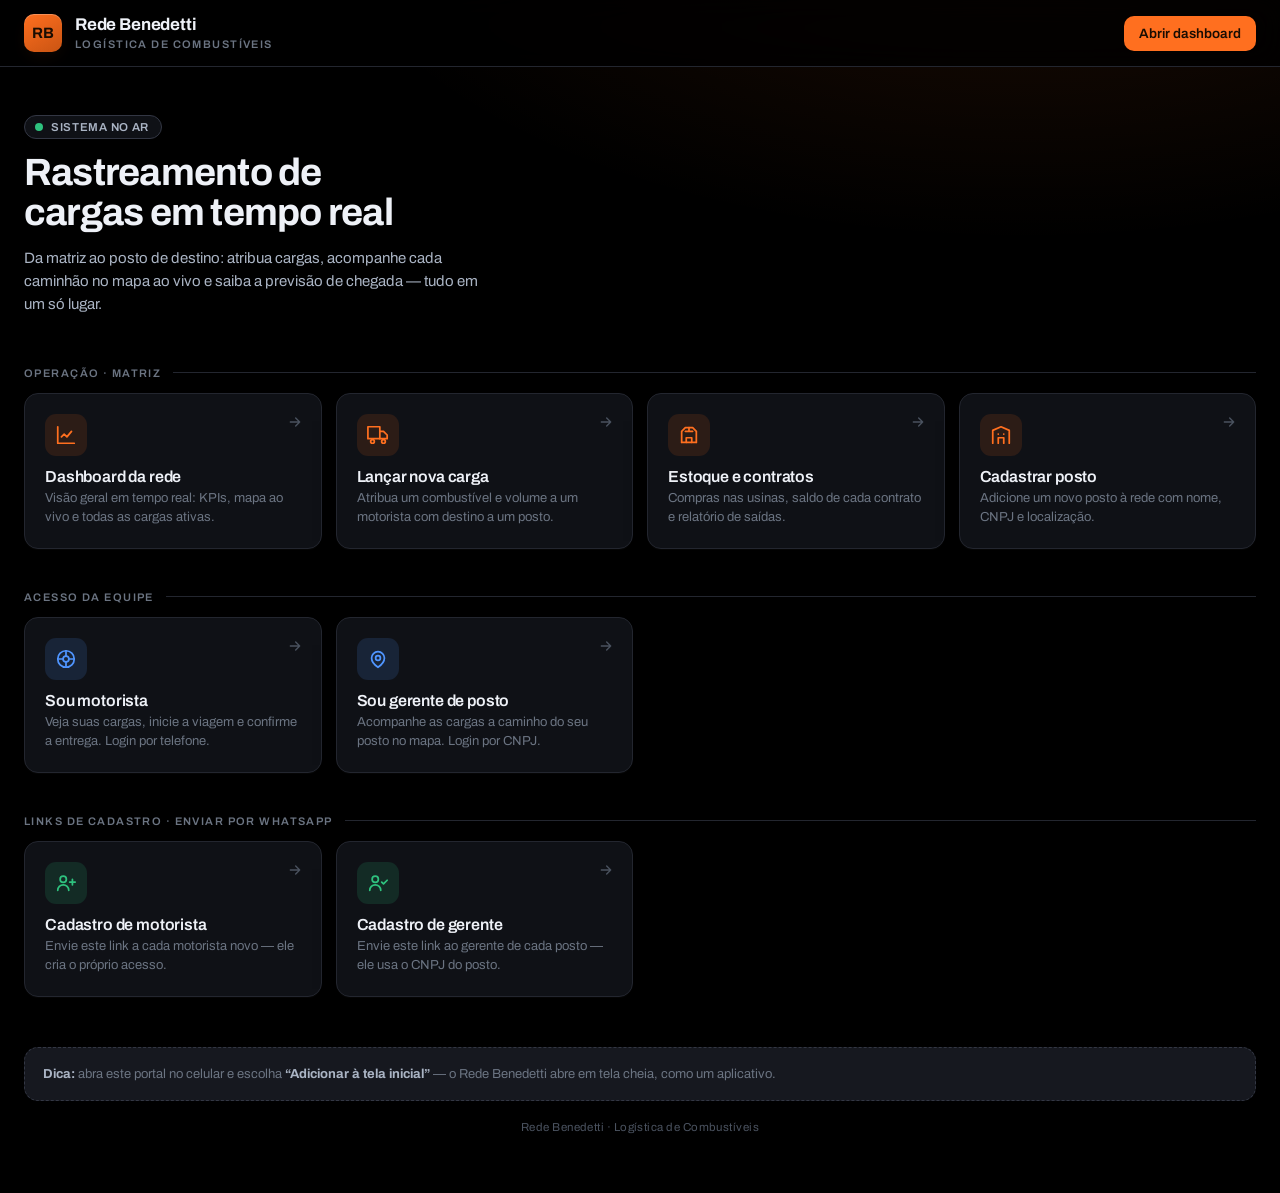
<file: index.html>
<!doctype html>
<html lang="pt-br">
<head>
<meta charset="utf-8">
<meta http-equiv="refresh" content="0; url=app/index.html">
<link rel="canonical" href="app/index.html">
<title>Rede Benedetti</title>
<style>
  html, body {
    margin: 0; height: 100%;
    background: #000;
    color: #aab4c4;
    display: flex; align-items: center; justify-content: center;
    font-family: -apple-system, "Segoe UI", Roboto, Arial, sans-serif;
    font-size: 14px;
  }
  a { color: #ff6f1f; }
</style>
</head>
<body>
  <p>Redirecionando… se nada acontecer, <a href="app/index.html">clique aqui</a>.</p>
  <script>location.replace("app/index.html");</script>
</body>
</html>
</file>
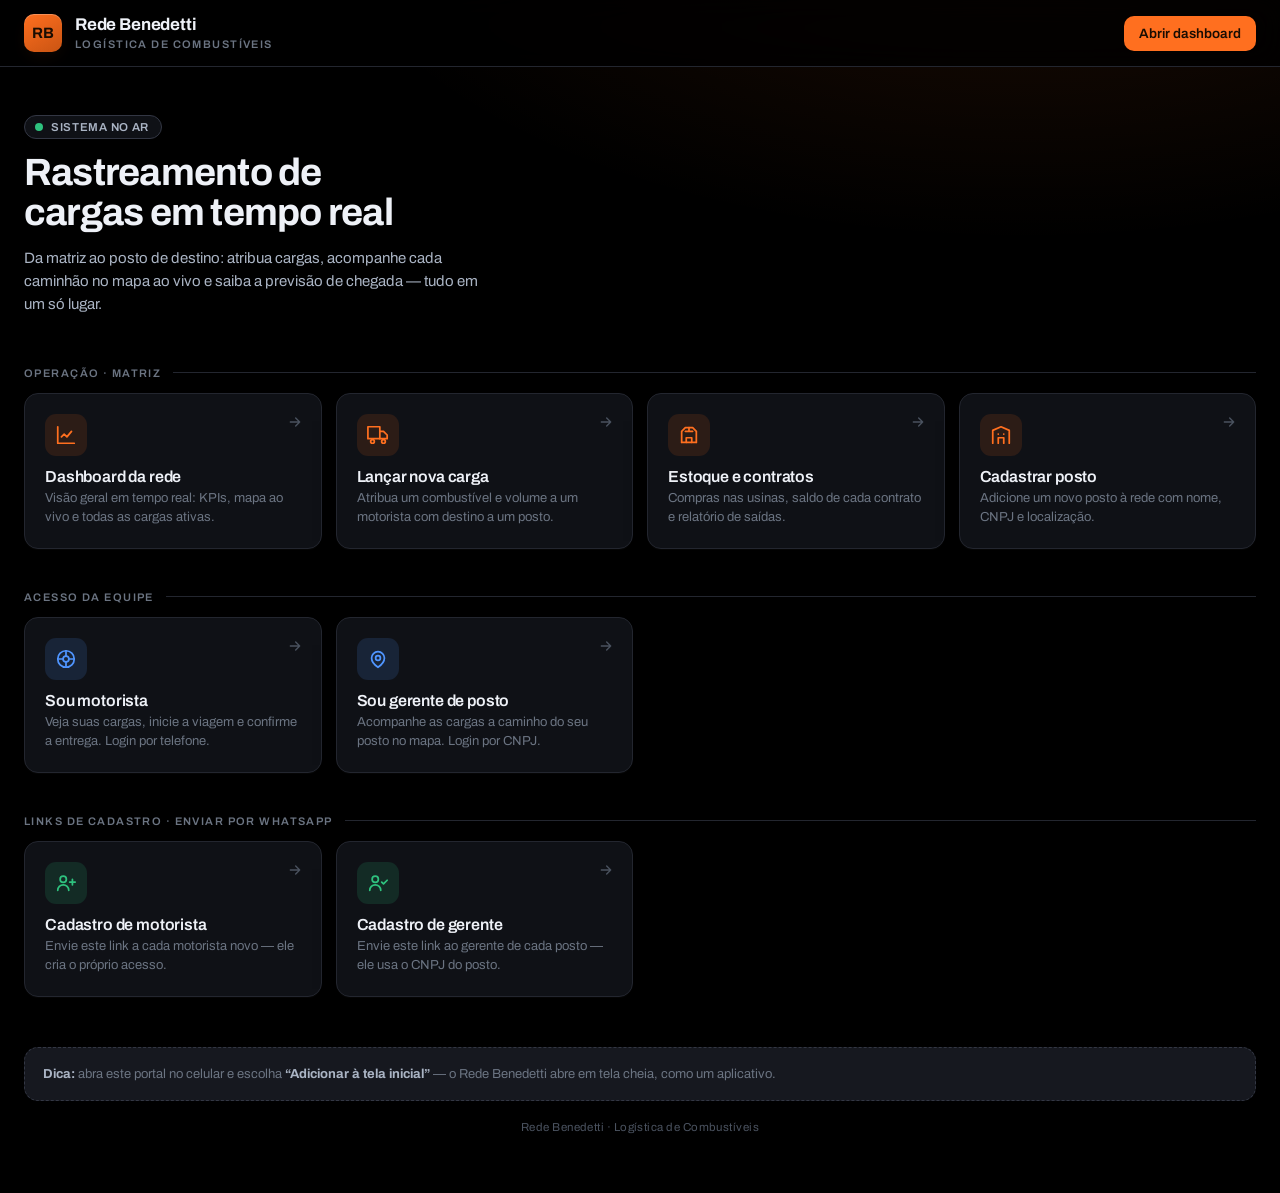
<file: app/index.html>
<!doctype html>
<html lang="pt-br">
<head>
<meta charset="utf-8">
<meta name="viewport" content="width=device-width, initial-scale=1">
<title>Rede Benedetti — Portal</title>
<link rel="manifest" href="manifest.json">
<link rel="icon" href="icons/icon.svg" type="image/svg+xml">
<link rel="apple-touch-icon" href="icons/icon.svg">
<meta name="theme-color" content="#0a0e15">
<link rel="preconnect" href="https://fonts.googleapis.com">
<link rel="preconnect" href="https://fonts.gstatic.com" crossorigin>
<link rel="stylesheet" href="https://fonts.googleapis.com/css2?family=Archivo:wght@400;500;600;700&family=IBM+Plex+Mono:wght@400;500;600&display=swap">
<link rel="stylesheet" href="assets/dashboard.css">
<style>
  .hero {
    display: flex;
    flex-direction: column;
    gap: 14px;
    padding: 26px 0 8px;
  }
  .hero .tag {
    display: inline-flex;
    align-items: center;
    gap: 8px;
    align-self: flex-start;
    padding: 5px 12px 5px 10px;
    border-radius: 999px;
    border: 1px solid var(--border-strong);
    background: var(--surface);
    font-size: 11.5px;
    font-weight: 600;
    letter-spacing: .06em;
    text-transform: uppercase;
    color: var(--ink-2);
  }
  .hero .tag .beacon {
    width: 8px; height: 8px; border-radius: 50%;
    background: var(--ok);
    animation: beacon 2.2s ease-out infinite;
  }
  .hero h2 {
    font-family: var(--font-ui);
    font-size: clamp(26px, 4vw, 38px);
    font-weight: 700;
    letter-spacing: -.02em;
    line-height: 1.05;
    margin: 0;
    max-width: 18ch;
    text-wrap: balance;
  }
  .hero p {
    margin: 0;
    color: var(--ink-2);
    font-size: 15px;
    max-width: 52ch;
    line-height: 1.55;
  }

  .group { margin-top: 26px; }
  .group-head {
    display: flex;
    align-items: center;
    gap: 12px;
    margin-bottom: 14px;
  }
  .group-head .eyebrow { white-space: nowrap; }
  .group-head .rule { flex: 1; height: 1px; background: var(--border); }

  .portal-grid {
    display: grid;
    grid-template-columns: repeat(auto-fill, minmax(250px, 1fr));
    gap: 14px;
  }

  .card-link {
    position: relative;
    display: flex;
    flex-direction: column;
    gap: 12px;
    padding: 20px;
    border-radius: var(--radius);
    background: var(--surface);
    border: 1px solid var(--border);
    box-shadow: var(--shadow);
    text-decoration: none;
    color: var(--ink);
    overflow: hidden;
    transition: border-color .16s, transform .08s, box-shadow .16s;
  }
  .card-link::before {
    content: "";
    position: absolute; left: 0; top: 0; bottom: 0;
    width: 3px;
    background: var(--tone, var(--accent));
    opacity: 0;
    transition: opacity .16s;
  }
  .card-link:hover {
    border-color: color-mix(in srgb, var(--tone, var(--accent)) 50%, var(--border-strong));
    transform: translateY(-2px);
  }
  .card-link:hover::before { opacity: 1; }
  .card-link:focus-visible { outline: 2px solid var(--accent); outline-offset: 2px; }

  .card-ico {
    width: 42px; height: 42px;
    border-radius: 11px;
    display: grid; place-items: center;
    background: var(--tone-soft, var(--accent-soft));
    color: var(--tone, var(--accent));
    flex-shrink: 0;
  }
  .card-ico svg { width: 22px; height: 22px; stroke: currentColor; fill: none; stroke-width: 1.9; stroke-linecap: round; stroke-linejoin: round; }

  .card-body h3 {
    font-family: var(--font-ui);
    font-size: 16px;
    font-weight: 600;
    margin: 0 0 4px;
    letter-spacing: -.01em;
  }
  .card-body p {
    margin: 0;
    font-size: 13px;
    color: var(--muted);
    line-height: 1.5;
  }
  .card-arrow {
    position: absolute;
    top: 20px; right: 18px;
    color: var(--muted-2);
    transition: transform .16s, color .16s;
  }
  .card-link:hover .card-arrow { transform: translateX(3px); color: var(--tone, var(--accent)); }

  .tone-accent  { --tone: var(--accent);  --tone-soft: var(--accent-soft); }
  .tone-transit { --tone: var(--transit); --tone-soft: var(--transit-soft); }
  .tone-ok      { --tone: var(--ok);      --tone-soft: var(--ok-soft); }
  .tone-wait    { --tone: var(--wait);    --tone-soft: var(--wait-soft); }

  .foot-note {
    margin-top: 34px;
    padding: 16px 18px;
    border-radius: var(--radius);
    border: 1px dashed var(--border-strong);
    background: var(--surface-2);
    font-size: 13px;
    color: var(--muted);
    line-height: 1.6;
  }
  .foot-note b { color: var(--ink-2); }
</style>
</head>
<body>
  <header class="cmd-bar">
    <div class="cmd-brand">
      <div class="cmd-mark">RB</div>
      <div>
        <h1>Rede Benedetti</h1>
        <div class="eyebrow">Logística de Combustíveis</div>
      </div>
    </div>
    <div class="cmd-right">
      <a class="cta" href="dashboard.html">Abrir dashboard</a>
    </div>
  </header>

  <main class="shell">
    <section class="hero">
      <span class="tag"><span class="beacon"></span>Sistema no ar</span>
      <h2>Rastreamento de cargas em tempo real</h2>
      <p>Da matriz ao posto de destino: atribua cargas, acompanhe cada caminhão no mapa ao vivo e saiba a previsão de chegada — tudo em um só lugar.</p>
    </section>

    <section class="group">
      <div class="group-head"><span class="eyebrow">Operação · Matriz</span><span class="rule"></span></div>
      <div class="portal-grid">
        <a class="card-link tone-accent" href="dashboard.html">
          <span class="card-arrow"><svg viewBox="0 0 24 24" width="16" height="16" fill="none" stroke="currentColor" stroke-width="2" stroke-linecap="round" stroke-linejoin="round"><path d="M5 12h14M13 6l6 6-6 6"/></svg></span>
          <div class="card-ico"><svg viewBox="0 0 24 24"><path d="M3 3v18h18"/><path d="M7 14l3-3 3 3 5-6"/></svg></div>
          <div class="card-body"><h3>Dashboard da rede</h3><p>Visão geral em tempo real: KPIs, mapa ao vivo e todas as cargas ativas.</p></div>
        </a>
        <a class="card-link tone-accent" href="atribuir_carga.html">
          <span class="card-arrow"><svg viewBox="0 0 24 24" width="16" height="16" fill="none" stroke="currentColor" stroke-width="2" stroke-linecap="round" stroke-linejoin="round"><path d="M5 12h14M13 6l6 6-6 6"/></svg></span>
          <div class="card-ico"><svg viewBox="0 0 24 24"><path d="M1 3h13v13H1z"/><path d="M14 8h4l4 4v4h-8"/><circle cx="6" cy="19" r="2"/><circle cx="18" cy="19" r="2"/></svg></div>
          <div class="card-body"><h3>Lançar nova carga</h3><p>Atribua um combustível e volume a um motorista com destino a um posto.</p></div>
        </a>
        <a class="card-link tone-accent" href="estoque.html">
          <span class="card-arrow"><svg viewBox="0 0 24 24" width="16" height="16" fill="none" stroke="currentColor" stroke-width="2" stroke-linecap="round" stroke-linejoin="round"><path d="M5 12h14M13 6l6 6-6 6"/></svg></span>
          <div class="card-ico"><svg viewBox="0 0 24 24"><path d="M4 20V8l4-4h8l4 4v12"/><path d="M4 20h16"/><path d="M9 20v-5h6v5"/><path d="M12 4v4M8 8h8"/></svg></div>
          <div class="card-body"><h3>Estoque e contratos</h3><p>Compras nas usinas, saldo de cada contrato e relatório de saídas.</p></div>
        </a>
        <a class="card-link tone-accent" href="cadastro.html">
          <span class="card-arrow"><svg viewBox="0 0 24 24" width="16" height="16" fill="none" stroke="currentColor" stroke-width="2" stroke-linecap="round" stroke-linejoin="round"><path d="M5 12h14M13 6l6 6-6 6"/></svg></span>
          <div class="card-ico"><svg viewBox="0 0 24 24"><path d="M3 21V7l9-4 9 4v14"/><path d="M9 21v-6h6v6"/><path d="M9 11h.01M15 11h.01"/></svg></div>
          <div class="card-body"><h3>Cadastrar posto</h3><p>Adicione um novo posto à rede com nome, CNPJ e localização.</p></div>
        </a>
      </div>
    </section>

    <section class="group">
      <div class="group-head"><span class="eyebrow">Acesso da equipe</span><span class="rule"></span></div>
      <div class="portal-grid">
        <a class="card-link tone-transit" href="login.html?tipo=motorista">
          <span class="card-arrow"><svg viewBox="0 0 24 24" width="16" height="16" fill="none" stroke="currentColor" stroke-width="2" stroke-linecap="round" stroke-linejoin="round"><path d="M5 12h14M13 6l6 6-6 6"/></svg></span>
          <div class="card-ico"><svg viewBox="0 0 24 24"><circle cx="12" cy="12" r="9"/><circle cx="12" cy="12" r="3.2"/><path d="M12 3v5.8M12 15.2V21M3 12h5.8M15.2 12H21"/></svg></div>
          <div class="card-body"><h3>Sou motorista</h3><p>Veja suas cargas, inicie a viagem e confirme a entrega. Login por telefone.</p></div>
        </a>
        <a class="card-link tone-transit" href="login.html?tipo=gerente">
          <span class="card-arrow"><svg viewBox="0 0 24 24" width="16" height="16" fill="none" stroke="currentColor" stroke-width="2" stroke-linecap="round" stroke-linejoin="round"><path d="M5 12h14M13 6l6 6-6 6"/></svg></span>
          <div class="card-ico"><svg viewBox="0 0 24 24"><path d="M12 21s-7-4.4-7-10a7 7 0 0114 0c0 5.6-7 10-7 10z"/><circle cx="12" cy="11" r="2.6"/></svg></div>
          <div class="card-body"><h3>Sou gerente de posto</h3><p>Acompanhe as cargas a caminho do seu posto no mapa. Login por CNPJ.</p></div>
        </a>
      </div>
    </section>

    <section class="group">
      <div class="group-head"><span class="eyebrow">Links de cadastro · enviar por WhatsApp</span><span class="rule"></span></div>
      <div class="portal-grid">
        <a class="card-link tone-ok" href="cadastro_motorista.html">
          <span class="card-arrow"><svg viewBox="0 0 24 24" width="16" height="16" fill="none" stroke="currentColor" stroke-width="2" stroke-linecap="round" stroke-linejoin="round"><path d="M5 12h14M13 6l6 6-6 6"/></svg></span>
          <div class="card-ico"><svg viewBox="0 0 24 24"><circle cx="9" cy="8" r="3.4"/><path d="M3 20c0-3.3 2.7-6 6-6s6 2.7 6 6"/><path d="M19 8v6M16 11h6"/></svg></div>
          <div class="card-body"><h3>Cadastro de motorista</h3><p>Envie este link a cada motorista novo — ele cria o próprio acesso.</p></div>
        </a>
        <a class="card-link tone-ok" href="cadastro_gerente.html">
          <span class="card-arrow"><svg viewBox="0 0 24 24" width="16" height="16" fill="none" stroke="currentColor" stroke-width="2" stroke-linecap="round" stroke-linejoin="round"><path d="M5 12h14M13 6l6 6-6 6"/></svg></span>
          <div class="card-ico"><svg viewBox="0 0 24 24"><circle cx="9" cy="8" r="3.4"/><path d="M3 20c0-3.3 2.7-6 6-6s6 2.7 6 6"/><path d="M16 11l2 2 4-4"/></svg></div>
          <div class="card-body"><h3>Cadastro de gerente</h3><p>Envie este link ao gerente de cada posto — ele usa o CNPJ do posto.</p></div>
        </a>
      </div>
    </section>

    <div class="foot-note">
      <b>Dica:</b> abra este portal no celular e escolha <b>“Adicionar à tela inicial”</b> — o Rede Benedetti abre em tela cheia, como um aplicativo.
    </div>

    <div class="foot">Rede Benedetti · Logística de Combustíveis</div>
  </main>
</body>
</html>
</file>
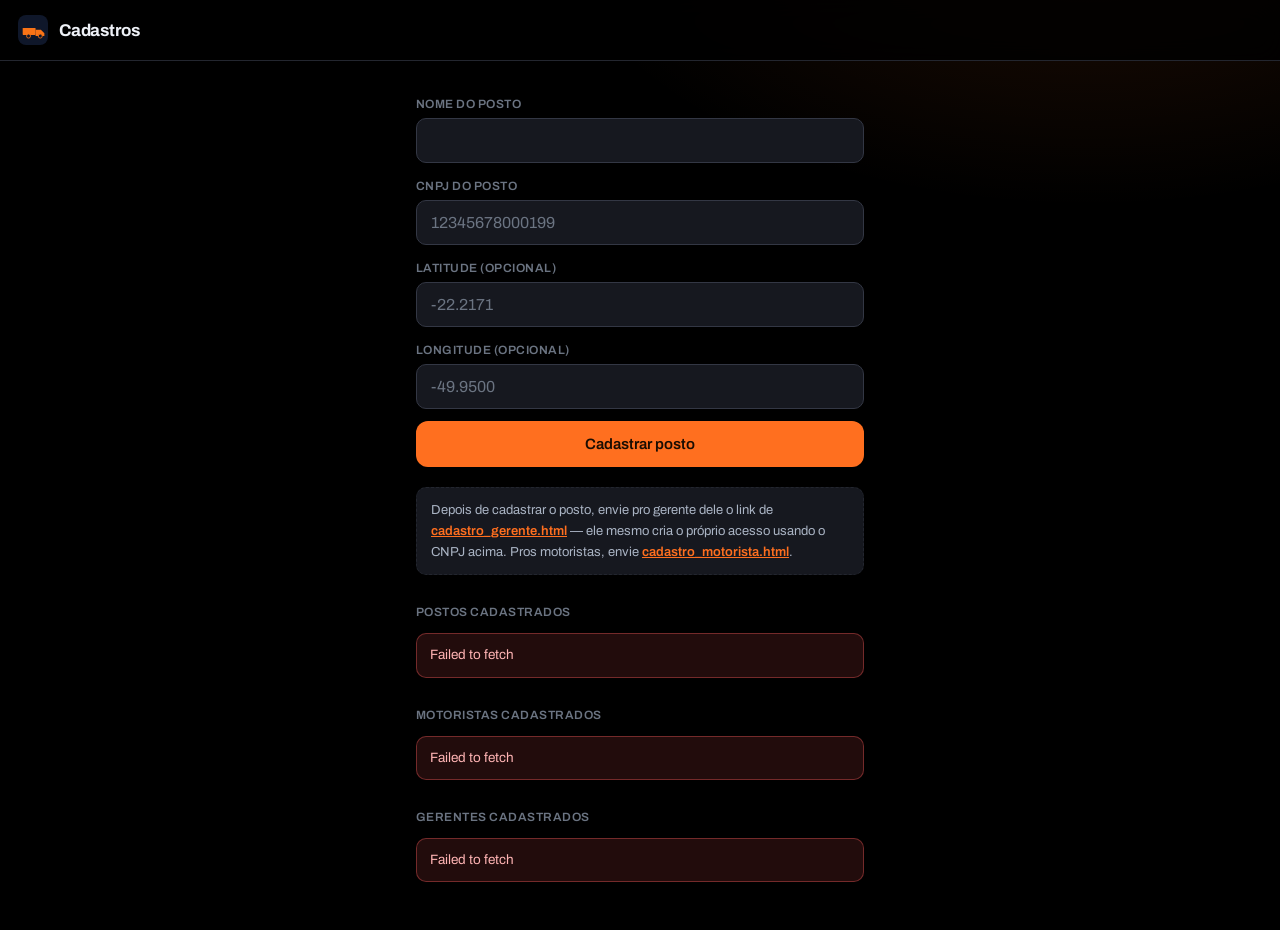
<file: app/cadastro.html>
<!doctype html>
<html lang="pt-br">
<head>
<meta charset="utf-8">
<meta name="viewport" content="width=device-width, initial-scale=1, maximum-scale=1">
<title>Cadastros - Rede Benedetti</title>
<link rel="manifest" href="manifest.json">
<link rel="icon" href="icons/icon.svg" type="image/svg+xml">
<meta name="theme-color" content="#0f172a">
<link rel="stylesheet" href="assets/style.css">
<style>
  .lista-item { font-size: 13px; color: var(--text-dim); padding: 10px 0; border-bottom: 1px solid var(--border); display: flex; align-items: center; justify-content: space-between; gap: 10px; }
  .lista-item:last-child { border-bottom: none; }
  .lista-item .nome { color: var(--text); font-weight: 600; }
  .lista-item .cnpj, .lista-item .tel { font-family: var(--font-mono, monospace); color: var(--text-dim); font-size: 12.5px; }
  .lista-item .acoes { display: flex; align-items: center; gap: 6px; flex-shrink: 0; }
  .lista-item .copiar, .lista-item .excluir {
    width: auto; margin: 0; padding: 5px 10px; font-size: 11.5px;
    background: var(--bg-input); border: 1px solid var(--border-strong); color: var(--text-dim);
  }
  .lista-item .copiar:hover { color: var(--primary); border-color: var(--primary); filter: none; }
  .lista-item .excluir:hover { color: var(--red); border-color: var(--red); filter: none; }
  .share-box {
    background: var(--bg-input); border: 1px dashed var(--border); border-radius: 10px;
    padding: 12px 14px; font-size: 13px; color: var(--text-dim); margin-top: 20px;
  }
  .share-box a { color: var(--primary); }
  .secao { margin-top: 30px; }
  .secao .msg-lista { margin-top: 8px; }
</style>
</head>
<body>
  <div class="top-bar">
    <div class="logo-row">
      <img src="icons/icon.svg" alt="">
      <h1>Cadastros</h1>
    </div>
  </div>

  <div class="container">
    <form id="form-posto">
      <label for="posto-nome">Nome do posto</label>
      <input id="posto-nome" type="text" required>

      <label for="posto-cnpj">CNPJ do posto</label>
      <input id="posto-cnpj" type="text" inputmode="numeric" placeholder="12345678000199" required>

      <label for="posto-lat">Latitude (opcional)</label>
      <input id="posto-lat" type="number" step="0.0000001" placeholder="-22.2171">

      <label for="posto-lng">Longitude (opcional)</label>
      <input id="posto-lng" type="number" step="0.0000001" placeholder="-49.9500">

      <button type="submit">Cadastrar posto</button>
      <div class="msg"></div>
    </form>

    <div class="share-box">
      Depois de cadastrar o posto, envie pro gerente dele o link de <a href="cadastro_gerente.html">cadastro_gerente.html</a> — ele mesmo cria o próprio acesso usando o CNPJ acima. Pros motoristas, envie <a href="cadastro_motorista.html">cadastro_motorista.html</a>.
    </div>

    <div class="secao">
      <label>Postos cadastrados</label>
      <div id="lista-postos"></div>
      <div class="msg-lista" id="msg-postos"></div>
    </div>

    <div class="secao">
      <label>Motoristas cadastrados</label>
      <div id="lista-motoristas"></div>
      <div class="msg-lista" id="msg-motoristas"></div>
    </div>

    <div class="secao">
      <label>Gerentes cadastrados</label>
      <div id="lista-gerentes"></div>
      <div class="msg-lista" id="msg-gerentes"></div>
    </div>
  </div>

  <script src="assets/config.js"></script>
  <script src="assets/app-common.js"></script>
  <script>
    function mostrarMsg(form, texto, ok) {
      form.querySelector(".msg").innerHTML = `<div class="${ok ? "success-msg" : "error-msg"}">${texto}</div>`;
    }

    function formatarCnpj(cnpj) {
      if (!cnpj) return null;
      const d = cnpj.replace(/\D/g, "");
      if (d.length !== 14) return cnpj;
      return `${d.slice(0,2)}.${d.slice(2,5)}.${d.slice(5,8)}/${d.slice(8,12)}-${d.slice(12)}`;
    }

    async function copiarTexto(texto, btn) {
      try {
        await navigator.clipboard.writeText(texto);
        const original = btn.textContent;
        btn.textContent = "Copiado!";
        setTimeout(() => { btn.textContent = original; }, 1500);
      } catch {
        alert(texto);
      }
    }
    window.copiarTexto = copiarTexto;

    // ---------- POSTOS ----------
    async function carregarPostos() {
      const listaEl = document.getElementById("lista-postos");
      try {
        const resp = await callFunction("cadastro", { tipo: "listar_postos" });
        const lista = resp.postos || [];
        listaEl.innerHTML = lista.length
          ? lista.map((p) => `
              <div class="lista-item">
                <div>
                  <div class="nome">${p.nome}</div>
                  <div class="cnpj">${p.cnpj ? formatarCnpj(p.cnpj) : "sem CNPJ cadastrado"}</div>
                </div>
                <div class="acoes">
                  ${p.cnpj ? `<button type="button" class="copiar" onclick="copiarTexto('${p.cnpj}', this)">Copiar CNPJ</button>` : ""}
                  <button type="button" class="excluir" onclick="excluirPosto('${p.id}', '${p.nome.replace(/'/g, "\\'")}')">Excluir</button>
                </div>
              </div>`).join("")
          : '<div class="lista-item">Nenhum posto cadastrado ainda.</div>';
      } catch (err) {
        listaEl.innerHTML = `<div class="error-msg">${err.message}</div>`;
      }
    }

    async function excluirPosto(id, nome) {
      if (!confirm(`Excluir o posto "${nome}"? Isso também remove o acesso do gerente dele, se houver.`)) return;
      const msgEl = document.getElementById("msg-postos");
      msgEl.innerHTML = "";
      try {
        await callFunction("cadastro", { tipo: "excluir_posto", id });
        carregarPostos();
      } catch (err) {
        msgEl.innerHTML = `<div class="error-msg">${err.message}</div>`;
      }
    }
    window.excluirPosto = excluirPosto;

    document.getElementById("form-posto").addEventListener("submit", async (e) => {
      e.preventDefault();
      const form = e.target;
      try {
        await callFunction("cadastro", {
          tipo: "posto",
          nome: document.getElementById("posto-nome").value.trim(),
          cnpj: document.getElementById("posto-cnpj").value.trim().replace(/\D/g, ""),
          latitude: document.getElementById("posto-lat").value || null,
          longitude: document.getElementById("posto-lng").value || null
        });
        mostrarMsg(form, "Posto cadastrado com sucesso!", true);
        form.reset();
        carregarPostos();
      } catch (err) {
        mostrarMsg(form, err.message, false);
      }
    });

    // ---------- MOTORISTAS ----------
    async function carregarMotoristas() {
      const listaEl = document.getElementById("lista-motoristas");
      try {
        const resp = await callFunction("cadastro", { tipo: "listar_motoristas" });
        const lista = resp.motoristas || [];
        listaEl.innerHTML = lista.length
          ? lista.map((m) => `
              <div class="lista-item">
                <div>
                  <div class="nome">${m.nome}</div>
                  <div class="tel">${m.telefone}${m.placa_padrao ? " · " + m.placa_padrao : ""}</div>
                </div>
                <div class="acoes">
                  <button type="button" class="excluir" onclick="excluirMotorista('${m.id}', '${m.nome.replace(/'/g, "\\'")}')">Excluir</button>
                </div>
              </div>`).join("")
          : '<div class="lista-item">Nenhum motorista cadastrado ainda.</div>';
      } catch (err) {
        listaEl.innerHTML = `<div class="error-msg">${err.message}</div>`;
      }
    }

    async function excluirMotorista(id, nome) {
      if (!confirm(`Excluir o motorista "${nome}"? Ele não vai mais conseguir entrar no app.`)) return;
      const msgEl = document.getElementById("msg-motoristas");
      msgEl.innerHTML = "";
      try {
        await callFunction("cadastro", { tipo: "excluir_motorista", id });
        carregarMotoristas();
      } catch (err) {
        msgEl.innerHTML = `<div class="error-msg">${err.message}</div>`;
      }
    }
    window.excluirMotorista = excluirMotorista;

    // ---------- GERENTES ----------
    async function carregarGerentes() {
      const listaEl = document.getElementById("lista-gerentes");
      try {
        const resp = await callFunction("cadastro", { tipo: "listar_gerentes" });
        const lista = resp.gerentes || [];
        listaEl.innerHTML = lista.length
          ? lista.map((g) => `
              <div class="lista-item">
                <div>
                  <div class="nome">${g.nome}</div>
                  <div class="tel">${g.posto_nome || "posto não encontrado"}${g.telefone ? " · " + g.telefone : ""}</div>
                </div>
                <div class="acoes">
                  <button type="button" class="excluir" onclick="excluirGerente('${g.id}', '${g.nome.replace(/'/g, "\\'")}')">Excluir</button>
                </div>
              </div>`).join("")
          : '<div class="lista-item">Nenhum gerente cadastrado ainda.</div>';
      } catch (err) {
        listaEl.innerHTML = `<div class="error-msg">${err.message}</div>`;
      }
    }

    async function excluirGerente(id, nome) {
      if (!confirm(`Excluir o gerente "${nome}"? O posto fica sem gerente até alguém se cadastrar de novo.`)) return;
      const msgEl = document.getElementById("msg-gerentes");
      msgEl.innerHTML = "";
      try {
        await callFunction("cadastro", { tipo: "excluir_gerente", id });
        carregarGerentes();
      } catch (err) {
        msgEl.innerHTML = `<div class="error-msg">${err.message}</div>`;
      }
    }
    window.excluirGerente = excluirGerente;

    carregarPostos();
    carregarMotoristas();
    carregarGerentes();
  </script>
</body>
</html>
</file>
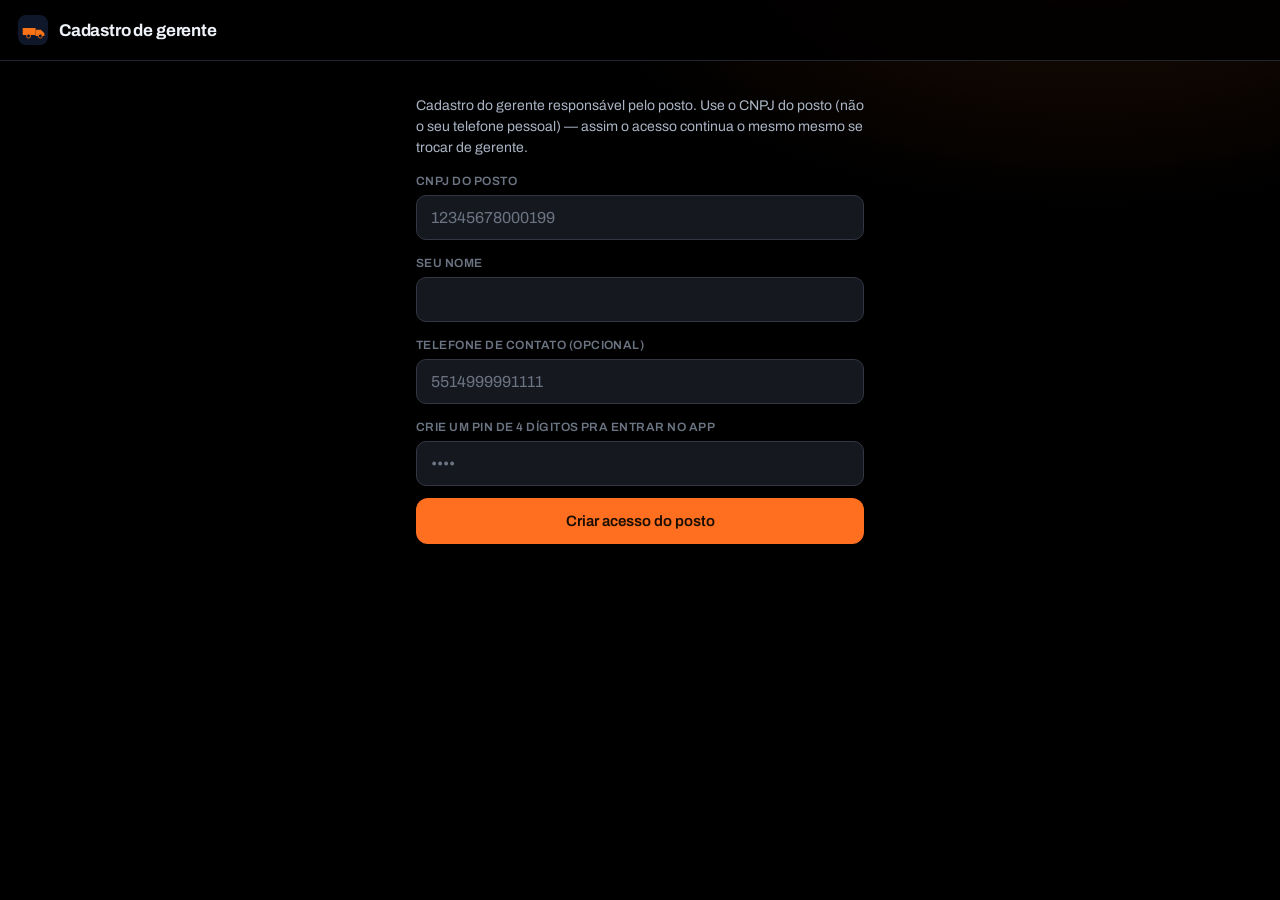
<file: app/cadastro_gerente.html>
<!doctype html>
<html lang="pt-br">
<head>
<meta charset="utf-8">
<meta name="viewport" content="width=device-width, initial-scale=1, maximum-scale=1">
<title>Cadastro de gerente - Rede Benedetti</title>
<link rel="manifest" href="manifest.json">
<link rel="icon" href="icons/icon.svg" type="image/svg+xml">
<meta name="theme-color" content="#0f172a">
<link rel="stylesheet" href="assets/style.css">
</head>
<body>
  <div class="top-bar">
    <div class="logo-row">
      <img src="icons/icon.svg" alt="">
      <h1>Cadastro de gerente</h1>
    </div>
  </div>

  <div class="container">
    <p class="sub" style="color:var(--text-dim)">Cadastro do gerente responsável pelo posto. Use o CNPJ do posto (não o seu telefone pessoal) — assim o acesso continua o mesmo mesmo se trocar de gerente.</p>

    <form id="form-gerente">
      <label for="ger-cnpj">CNPJ do posto</label>
      <input id="ger-cnpj" type="text" inputmode="numeric" placeholder="12345678000199" required>

      <label for="ger-nome">Seu nome</label>
      <input id="ger-nome" type="text" required>

      <label for="ger-telefone">Telefone de contato (opcional)</label>
      <input id="ger-telefone" type="tel" inputmode="numeric" placeholder="5514999991111">

      <label for="ger-pin">Crie um PIN de 4 dígitos pra entrar no app</label>
      <input id="ger-pin" type="password" inputmode="numeric" maxlength="4" pattern="[0-9]{4}" placeholder="••••" required>

      <button type="submit" id="btn-salvar">Criar acesso do posto</button>
      <div class="msg"></div>
    </form>

    <div id="sucesso" style="display:none; text-align:center; margin-top:20px">
      <p style="color:var(--text-dim)">Cadastro feito! Guarde o CNPJ do posto e o PIN — é com eles que você entra no app.</p>
      <a class="btn" href="login.html?tipo=gerente">Entrar agora</a>
    </div>
  </div>

  <script src="assets/config.js"></script>
  <script src="assets/app-common.js"></script>
  <script>
    const form = document.getElementById("form-gerente");
    const msgEl = form.querySelector(".msg");

    form.addEventListener("submit", async (e) => {
      e.preventDefault();
      const btn = document.getElementById("btn-salvar");
      msgEl.innerHTML = "";
      btn.disabled = true;
      btn.textContent = "Salvando...";

      try {
        await callFunction("cadastro", {
          tipo: "gerente",
          cnpj_posto: document.getElementById("ger-cnpj").value.trim().replace(/\D/g, ""),
          nome: document.getElementById("ger-nome").value.trim(),
          telefone: document.getElementById("ger-telefone").value.trim().replace(/\D/g, "") || null,
          pin: document.getElementById("ger-pin").value.trim()
        });
        form.style.display = "none";
        document.getElementById("sucesso").style.display = "block";
      } catch (err) {
        msgEl.innerHTML = `<div class="error-msg">${err.message}</div>`;
        btn.disabled = false;
        btn.textContent = "Criar acesso do posto";
      }
    });
  </script>
</body>
</html>
</file>
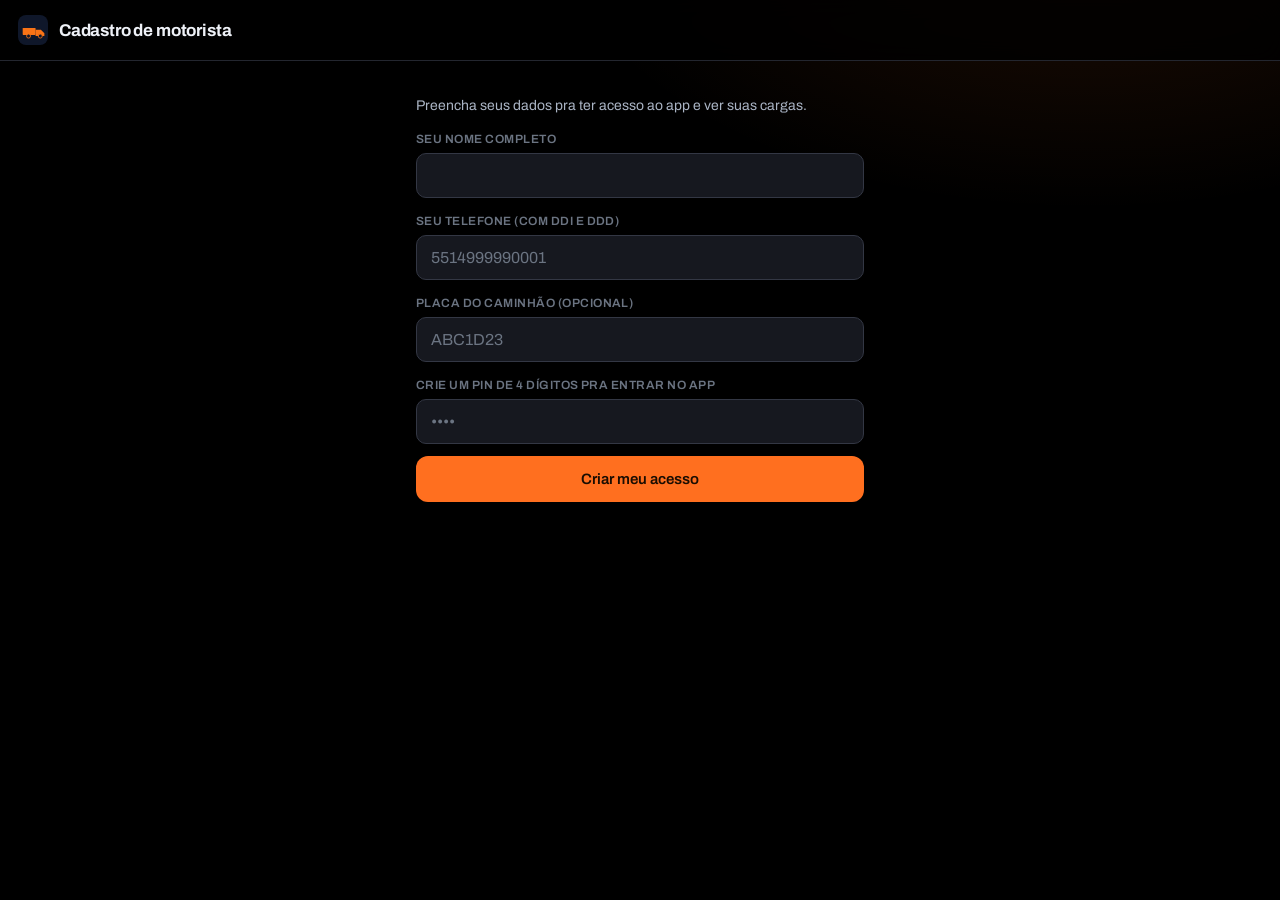
<file: app/cadastro_motorista.html>
<!doctype html>
<html lang="pt-br">
<head>
<meta charset="utf-8">
<meta name="viewport" content="width=device-width, initial-scale=1, maximum-scale=1">
<title>Cadastro de motorista - Rede Benedetti</title>
<link rel="manifest" href="manifest.json">
<link rel="icon" href="icons/icon.svg" type="image/svg+xml">
<meta name="theme-color" content="#0f172a">
<link rel="stylesheet" href="assets/style.css">
</head>
<body>
  <div class="top-bar">
    <div class="logo-row">
      <img src="icons/icon.svg" alt="">
      <h1>Cadastro de motorista</h1>
    </div>
  </div>

  <div class="container">
    <p class="sub" style="color:var(--text-dim)">Preencha seus dados pra ter acesso ao app e ver suas cargas.</p>

    <form id="form-motorista">
      <label for="mot-nome">Seu nome completo</label>
      <input id="mot-nome" type="text" required>

      <label for="mot-telefone">Seu telefone (com DDI e DDD)</label>
      <input id="mot-telefone" type="tel" inputmode="numeric" placeholder="5514999990001" required>

      <label for="mot-placa">Placa do caminhão (opcional)</label>
      <input id="mot-placa" type="text" placeholder="ABC1D23">

      <label for="mot-pin">Crie um PIN de 4 dígitos pra entrar no app</label>
      <input id="mot-pin" type="password" inputmode="numeric" maxlength="4" pattern="[0-9]{4}" placeholder="••••" required>

      <button type="submit" id="btn-salvar">Criar meu acesso</button>
      <div class="msg"></div>
    </form>

    <div id="sucesso" style="display:none; text-align:center; margin-top:20px">
      <p style="color:var(--text-dim)">Cadastro feito! Guarde seu telefone e PIN — é com eles que você entra no app.</p>
      <a class="btn" href="login.html?tipo=motorista">Entrar agora</a>
    </div>
  </div>

  <script src="assets/config.js"></script>
  <script src="assets/app-common.js"></script>
  <script>
    const form = document.getElementById("form-motorista");
    const msgEl = form.querySelector(".msg");

    form.addEventListener("submit", async (e) => {
      e.preventDefault();
      const btn = document.getElementById("btn-salvar");
      msgEl.innerHTML = "";
      btn.disabled = true;
      btn.textContent = "Salvando...";

      try {
        await callFunction("cadastro", {
          tipo: "motorista",
          nome: document.getElementById("mot-nome").value.trim(),
          telefone: document.getElementById("mot-telefone").value.trim().replace(/\D/g, ""),
          pin: document.getElementById("mot-pin").value.trim(),
          placa: document.getElementById("mot-placa").value.trim() || null
        });
        form.style.display = "none";
        document.getElementById("sucesso").style.display = "block";
      } catch (err) {
        msgEl.innerHTML = `<div class="error-msg">${err.message}</div>`;
        btn.disabled = false;
        btn.textContent = "Criar meu acesso";
      }
    });
  </script>
</body>
</html>
</file>
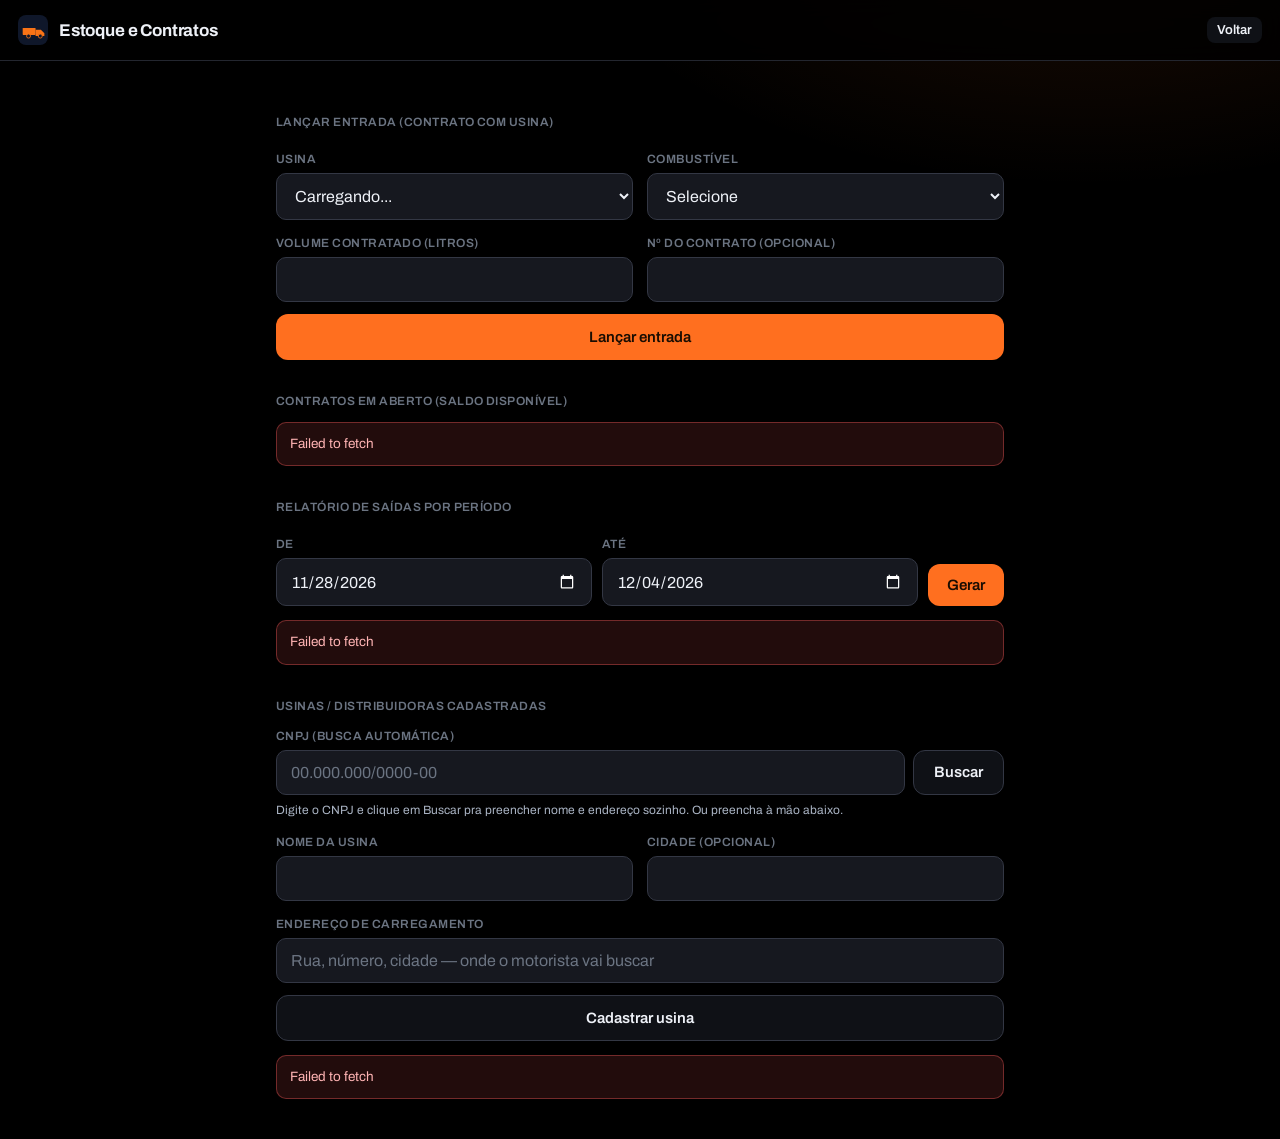
<file: app/estoque.html>
<!doctype html>
<html lang="pt-br">
<head>
<meta charset="utf-8">
<meta name="viewport" content="width=device-width, initial-scale=1, maximum-scale=1">
<title>Estoque e Contratos - Rede Benedetti</title>
<link rel="manifest" href="manifest.json">
<link rel="icon" href="icons/icon.svg" type="image/svg+xml">
<meta name="theme-color" content="#000000">
<link rel="stylesheet" href="assets/style.css">
<style>
  .container { max-width: 760px; }
  .secao { margin-top: 34px; }
  .secao > label { margin-top: 0; }

  .grid-form { display: grid; grid-template-columns: 1fr 1fr; gap: 0 14px; }
  @media (max-width: 560px) { .grid-form { grid-template-columns: 1fr; } }

  .busca-cnpj { display: flex; gap: 8px; align-items: stretch; }
  .busca-cnpj input { flex: 1; }
  .busca-cnpj button { width: auto; margin: 0; padding: 0 20px; white-space: nowrap; }

  .lista-item {
    font-size: 13.5px; color: var(--text-dim);
    padding: 12px 2px; border-bottom: 1px solid var(--border);
    display: flex; align-items: center; justify-content: space-between; gap: 12px;
  }
  .lista-item:last-child { border-bottom: none; }
  .lista-item .nome { color: var(--text); font-weight: 600; }
  .lista-item .det { font-size: 12.5px; color: var(--muted); }
  .btn-mini {
    width: auto; margin: 0; padding: 5px 10px; font-size: 11.5px;
    background: var(--bg-input); border: 1px solid var(--border-strong); color: var(--text-dim);
  }
  .btn-mini:hover { color: var(--red); border-color: var(--red); filter: none; }

  /* barra de saldo do contrato */
  .contrato-card {
    background: var(--bg-card); border: 1px solid var(--border);
    border-radius: var(--radius); padding: 14px 16px; margin-bottom: 12px;
  }
  .contrato-card .topo { display: flex; justify-content: space-between; align-items: baseline; gap: 10px; }
  .contrato-card h3 { margin: 0; font-size: 15px; }
  .contrato-card .comb { font-size: 12px; color: var(--text-dim); }
  .saldo-track { height: 9px; border-radius: 999px; background: var(--bg-input); border: 1px solid var(--border); overflow: hidden; margin: 10px 0 6px; }
  .saldo-fill { display: block; height: 100%; border-radius: 999px; background: var(--primary); }
  .saldo-fill.baixo { background: var(--red); }
  .saldo-nums { display: flex; justify-content: space-between; font-size: 12px; color: var(--text-dim); font-family: var(--font-mono); }
  .saldo-nums b { color: var(--text); }

  /* relatorio */
  .filtros { display: flex; gap: 10px; align-items: end; flex-wrap: wrap; }
  .filtros > div { flex: 1; min-width: 130px; }
  .filtros button { width: auto; margin-top: 0; padding: 12px 18px; }
  .tabela-wrap { overflow-x: auto; margin-top: 14px; border: 1px solid var(--border); border-radius: 12px; }
  table.rel { width: 100%; border-collapse: collapse; font-size: 12.5px; min-width: 640px; }
  table.rel th {
    text-align: left; padding: 9px 12px; font-size: 10.5px; text-transform: uppercase;
    letter-spacing: .07em; color: var(--muted); border-bottom: 1px solid var(--border);
    background: var(--bg-card); white-space: nowrap;
  }
  table.rel td { padding: 9px 12px; border-bottom: 1px solid var(--border); white-space: nowrap; color: var(--text-dim); }
  table.rel td.num { font-family: var(--font-mono); color: var(--text); text-align: right; }
  table.rel th.num { text-align: right; }
  table.rel tr:last-child td { border-bottom: none; }

  .totais { display: flex; gap: 10px; flex-wrap: wrap; margin-top: 14px; }
  .total-chip {
    background: var(--bg-card); border: 1px solid var(--border); border-radius: 10px;
    padding: 9px 14px; font-size: 12.5px; color: var(--text-dim);
  }
  .total-chip b { color: var(--text); font-family: var(--font-mono); }
</style>
</head>
<body>
  <div class="top-bar">
    <div class="logo-row">
      <img src="icons/icon.svg" alt="">
      <h1>Estoque e Contratos</h1>
    </div>
    <a class="btn secondary tag-btn" href="index.html" style="width:auto">Voltar</a>
  </div>

  <div class="container">

    <!-- ============ CONTRATOS (ENTRADA) ============ -->
    <div class="secao">
      <label>Lançar entrada (contrato com usina)</label>
      <form id="form-contrato">
        <div class="grid-form">
          <div>
            <label for="ct-usina">Usina</label>
            <select id="ct-usina" required><option value="">Carregando...</option></select>
          </div>
          <div>
            <label for="ct-comb">Combustível</label>
            <select id="ct-comb" required>
              <option value="">Selecione</option>
              <option>Etanol</option>
              <option>Gasolina</option>
              <option>Gasolina Aditivada</option>
              <option>Diesel S10</option>
            </select>
          </div>
          <div>
            <label for="ct-volume">Volume contratado (litros)</label>
            <input id="ct-volume" type="number" min="1" step="0.01" required>
          </div>
          <div>
            <label for="ct-numero">Nº do contrato (opcional)</label>
            <input id="ct-numero" type="text">
          </div>
        </div>
        <button type="submit">Lançar entrada</button>
        <div class="msg"></div>
      </form>
    </div>

    <!-- ============ SALDOS ============ -->
    <div class="secao">
      <label>Contratos em aberto (saldo disponível)</label>
      <div id="lista-contratos"><div class="empty-state">Carregando...</div></div>
      <div class="msg" id="msg-contratos"></div>
    </div>

    <!-- ============ RELATÓRIO ============ -->
    <div class="secao">
      <label>Relatório de saídas por período</label>
      <div class="filtros">
        <div>
          <label for="rel-inicio">De</label>
          <input id="rel-inicio" type="date">
        </div>
        <div>
          <label for="rel-fim">Até</label>
          <input id="rel-fim" type="date">
        </div>
        <button type="button" id="btn-relatorio">Gerar</button>
        <button type="button" id="btn-csv" class="secondary" style="display:none">Baixar CSV</button>
      </div>
      <div id="rel-resultado"></div>
    </div>

    <!-- ============ USINAS ============ -->
    <div class="secao">
      <label>Usinas / distribuidoras cadastradas</label>
      <form id="form-usina">
        <label for="us-cnpj">CNPJ (busca automática)</label>
        <div class="busca-cnpj">
          <input id="us-cnpj" type="text" inputmode="numeric" placeholder="00.000.000/0000-00">
          <button type="button" id="btn-buscar-cnpj" class="secondary">Buscar</button>
        </div>
        <p class="sub" id="cnpj-status" style="margin:6px 0 0; font-size:12px">Digite o CNPJ e clique em Buscar pra preencher nome e endereço sozinho. Ou preencha à mão abaixo.</p>

        <div class="grid-form">
          <div>
            <label for="us-nome">Nome da usina</label>
            <input id="us-nome" type="text" required>
          </div>
          <div>
            <label for="us-cidade">Cidade (opcional)</label>
            <input id="us-cidade" type="text">
          </div>
        </div>
        <label for="us-endereco">Endereço de carregamento</label>
        <input id="us-endereco" type="text" placeholder="Rua, número, cidade — onde o motorista vai buscar" required>
        <button type="submit" class="secondary">Cadastrar usina</button>
        <div class="msg"></div>
      </form>
      <div id="lista-usinas" style="margin-top:10px"></div>
    </div>

  </div>

  <script src="assets/config.js"></script>
  <script src="assets/app-common.js"></script>
  <script>
    function esc(t) {
      const d = document.createElement("div");
      d.textContent = t == null ? "" : String(t);
      return d.innerHTML;
    }
    function fmtL(n) { return Number(n || 0).toLocaleString("pt-BR", { maximumFractionDigits: 0 }); }
    function mostrarMsg(el, texto, ok) {
      el.innerHTML = `<div class="${ok ? "success-msg" : "error-msg"}">${esc(texto)}</div>`;
      setTimeout(() => { el.innerHTML = ""; }, 6000);
    }

    // ---------- USINAS ----------
    async function carregarUsinas() {
      try {
        const resp = await callFunction("estoque", { tipo: "listar_usinas" });
        const lista = resp.usinas || [];
        document.getElementById("lista-usinas").innerHTML = lista.length
          ? lista.map((u) => `
              <div class="lista-item">
                <div>
                  <div class="nome">${esc(u.nome)}</div>
                  <div class="det">${esc(u.endereco || u.cidade || "sem endereço")}</div>
                </div>
                <button type="button" class="btn-mini" onclick="excluirUsina('${u.id}')">Excluir</button>
              </div>`).join("")
          : '<div class="lista-item">Nenhuma usina cadastrada ainda.</div>';

        const sel = document.getElementById("ct-usina");
        sel.innerHTML = '<option value="">Selecione a usina</option>' +
          lista.map((u) => `<option value="${u.id}">${esc(u.nome)}</option>`).join("");
      } catch (err) {
        document.getElementById("lista-usinas").innerHTML = `<div class="error-msg">${esc(err.message)}</div>`;
      }
    }

    async function excluirUsina(id) {
      if (!confirm("Excluir esta usina?")) return;
      try {
        await callFunction("estoque", { tipo: "excluir_usina", id });
        carregarUsinas();
      } catch (err) {
        alert(err.message);
      }
    }
    window.excluirUsina = excluirUsina;

    // busca por CNPJ (preenche nome/cidade/endereço automaticamente)
    const btnBuscar = document.getElementById("btn-buscar-cnpj");
    const cnpjStatus = document.getElementById("cnpj-status");
    btnBuscar.addEventListener("click", async () => {
      const cnpj = document.getElementById("us-cnpj").value.replace(/\D/g, "");
      if (cnpj.length !== 14) {
        cnpjStatus.innerHTML = '<span style="color:var(--red)">CNPJ precisa ter 14 dígitos.</span>';
        return;
      }
      btnBuscar.disabled = true;
      btnBuscar.textContent = "Buscando...";
      cnpjStatus.textContent = "Consultando a Receita...";
      try {
        const resp = await callFunction("estoque", { tipo: "buscar_cnpj", cnpj });
        if (resp.nome) document.getElementById("us-nome").value = resp.nome;
        if (resp.cidade) document.getElementById("us-cidade").value = resp.cidade;
        if (resp.endereco) document.getElementById("us-endereco").value = resp.endereco;
        cnpjStatus.innerHTML = '<span style="color:var(--green)">Dados preenchidos! Confira e ajuste se precisar.</span>';
      } catch (err) {
        cnpjStatus.innerHTML = `<span style="color:var(--red)">${esc(err.message)}</span>`;
      } finally {
        btnBuscar.disabled = false;
        btnBuscar.textContent = "Buscar";
      }
    });

    document.getElementById("form-usina").addEventListener("submit", async (e) => {
      e.preventDefault();
      const msgEl = e.target.querySelector(".msg");
      try {
        await callFunction("estoque", {
          tipo: "cadastrar_usina",
          nome: document.getElementById("us-nome").value.trim(),
          cnpj: document.getElementById("us-cnpj").value.replace(/\D/g, "") || null,
          cidade: document.getElementById("us-cidade").value.trim() || null,
          endereco: document.getElementById("us-endereco").value.trim()
        });
        mostrarMsg(msgEl, "Usina cadastrada!", true);
        e.target.reset();
        cnpjStatus.textContent = "Digite o CNPJ e clique em Buscar pra preencher nome e endereço sozinho. Ou preencha à mão abaixo.";
        carregarUsinas();
      } catch (err) {
        mostrarMsg(msgEl, err.message, false);
      }
    });

    // ---------- CONTRATOS ----------
    async function carregarContratos() {
      const el = document.getElementById("lista-contratos");
      try {
        const resp = await callFunction("estoque", { tipo: "listar_contratos" });
        const lista = resp.contratos || [];
        if (!lista.length) {
          el.innerHTML = '<div class="empty-state">Nenhum contrato em aberto. Lance uma entrada acima.</div>';
          return;
        }
        el.innerHTML = lista.map((c) => {
          const pct = c.volume_contratado > 0 ? Math.max(0, Math.min(100, (c.saldo / c.volume_contratado) * 100)) : 0;
          const baixo = pct < 15;
          return `
            <div class="contrato-card">
              <div class="topo">
                <div>
                  <h3>${esc(c.usina_nome)}</h3>
                  <div class="comb">${esc(c.combustivel)}${c.numero_contrato ? " · contrato " + esc(c.numero_contrato) : ""}</div>
                </div>
                <button type="button" class="btn-mini" onclick="encerrarContrato('${c.id}')">Encerrar</button>
              </div>
              <div class="saldo-track"><span class="saldo-fill${baixo ? " baixo" : ""}" style="width:${pct}%"></span></div>
              <div class="saldo-nums">
                <span>retirado <b>${fmtL(c.retirado)} L</b></span>
                <span>saldo <b>${fmtL(c.saldo)} L</b> de ${fmtL(c.volume_contratado)} L</span>
              </div>
            </div>`;
        }).join("");
      } catch (err) {
        el.innerHTML = `<div class="error-msg">${esc(err.message)}</div>`;
      }
    }

    async function encerrarContrato(id) {
      if (!confirm("Encerrar este contrato? O saldo restante deixa de ficar disponível pra novas cargas (o histórico é mantido).")) return;
      try {
        await callFunction("estoque", { tipo: "encerrar_contrato", id });
        carregarContratos();
      } catch (err) {
        alert(err.message);
      }
    }
    window.encerrarContrato = encerrarContrato;

    document.getElementById("form-contrato").addEventListener("submit", async (e) => {
      e.preventDefault();
      const msgEl = e.target.querySelector(".msg");
      try {
        await callFunction("estoque", {
          tipo: "cadastrar_contrato",
          usina_id: document.getElementById("ct-usina").value,
          combustivel: document.getElementById("ct-comb").value,
          volume_contratado: Number(document.getElementById("ct-volume").value),
          numero_contrato: document.getElementById("ct-numero").value.trim() || null
        });
        mostrarMsg(msgEl, "Entrada lançada com sucesso!", true);
        document.getElementById("ct-volume").value = "";
        document.getElementById("ct-numero").value = "";
        carregarContratos();
      } catch (err) {
        mostrarMsg(msgEl, err.message, false);
      }
    });

    // ---------- RELATÓRIO ----------
    let ultimasSaidas = [];

    function dataISO(d) { return d.toISOString().slice(0, 10); }

    // padrão: últimos 7 dias
    (function initPeriodo() {
      const hoje = new Date();
      const seteAtras = new Date();
      seteAtras.setDate(hoje.getDate() - 6);
      document.getElementById("rel-fim").value = dataISO(hoje);
      document.getElementById("rel-inicio").value = dataISO(seteAtras);
    })();

    async function gerarRelatorio() {
      const el = document.getElementById("rel-resultado");
      const inicio = document.getElementById("rel-inicio").value;
      const fim = document.getElementById("rel-fim").value;
      if (!inicio || !fim) { el.innerHTML = '<div class="error-msg">Escolha o período.</div>'; return; }
      el.innerHTML = '<div class="empty-state">Gerando...</div>';
      try {
        const resp = await callFunction("estoque", { tipo: "relatorio", inicio, fim });
        const saidas = resp.saidas || [];
        ultimasSaidas = saidas;
        document.getElementById("btn-csv").style.display = saidas.length ? "inline-flex" : "none";

        if (!saidas.length) {
          el.innerHTML = '<div class="empty-state">Nenhuma saída no período.</div>';
          return;
        }

        const chips = [
          ...(resp.por_combustivel || []).map((t) => `<div class="total-chip">${esc(t.combustivel)}: <b>${fmtL(t.volume)} L</b></div>`),
          ...(resp.por_usina || []).map((t) => `<div class="total-chip">${esc(t.usina)}: <b>${fmtL(t.volume)} L</b></div>`)
        ].join("");

        const linhas = saidas.map((s) => `
          <tr>
            <td>${new Date(s.data).toLocaleDateString("pt-BR")}</td>
            <td>${esc(s.usina || "—")}</td>
            <td>${esc(s.combustivel)}</td>
            <td class="num">${fmtL(s.volume)}</td>
            <td>${esc(s.posto)}</td>
            <td>${esc(s.motorista)}</td>
            <td>${esc(statusLabel(s.status))}</td>
          </tr>`).join("");

        el.innerHTML = `
          <div class="totais">${chips}</div>
          <div class="tabela-wrap">
            <table class="rel">
              <thead><tr>
                <th>Data</th><th>Usina</th><th>Combustível</th><th class="num">Volume (L)</th>
                <th>Posto destino</th><th>Motorista</th><th>Status</th>
              </tr></thead>
              <tbody>${linhas}</tbody>
            </table>
          </div>`;
      } catch (err) {
        el.innerHTML = `<div class="error-msg">${esc(err.message)}</div>`;
      }
    }
    document.getElementById("btn-relatorio").addEventListener("click", gerarRelatorio);

    document.getElementById("btn-csv").addEventListener("click", () => {
      const cab = ["Data", "Usina", "Contrato", "Combustivel", "Volume (L)", "Posto destino", "Motorista", "Status", "Nota fiscal"];
      const linhas = ultimasSaidas.map((s) => [
        new Date(s.data).toLocaleDateString("pt-BR"),
        s.usina || "",
        s.numero_contrato || "",
        s.combustivel,
        String(s.volume).replace(".", ","),
        s.posto,
        s.motorista,
        statusLabel(s.status),
        s.nota_fiscal || ""
      ]);
      const csv = [cab, ...linhas]
        .map((l) => l.map((c) => `"${String(c).replace(/"/g, '""')}"`).join(";"))
        .join("\r\n");
      const blob = new Blob(["﻿" + csv], { type: "text/csv;charset=utf-8" });
      const a = document.createElement("a");
      a.href = URL.createObjectURL(blob);
      a.download = `saidas_${document.getElementById("rel-inicio").value}_a_${document.getElementById("rel-fim").value}.csv`;
      a.click();
      URL.revokeObjectURL(a.href);
    });

    carregarUsinas();
    carregarContratos();
    gerarRelatorio();
  </script>
</body>
</html>
</file>
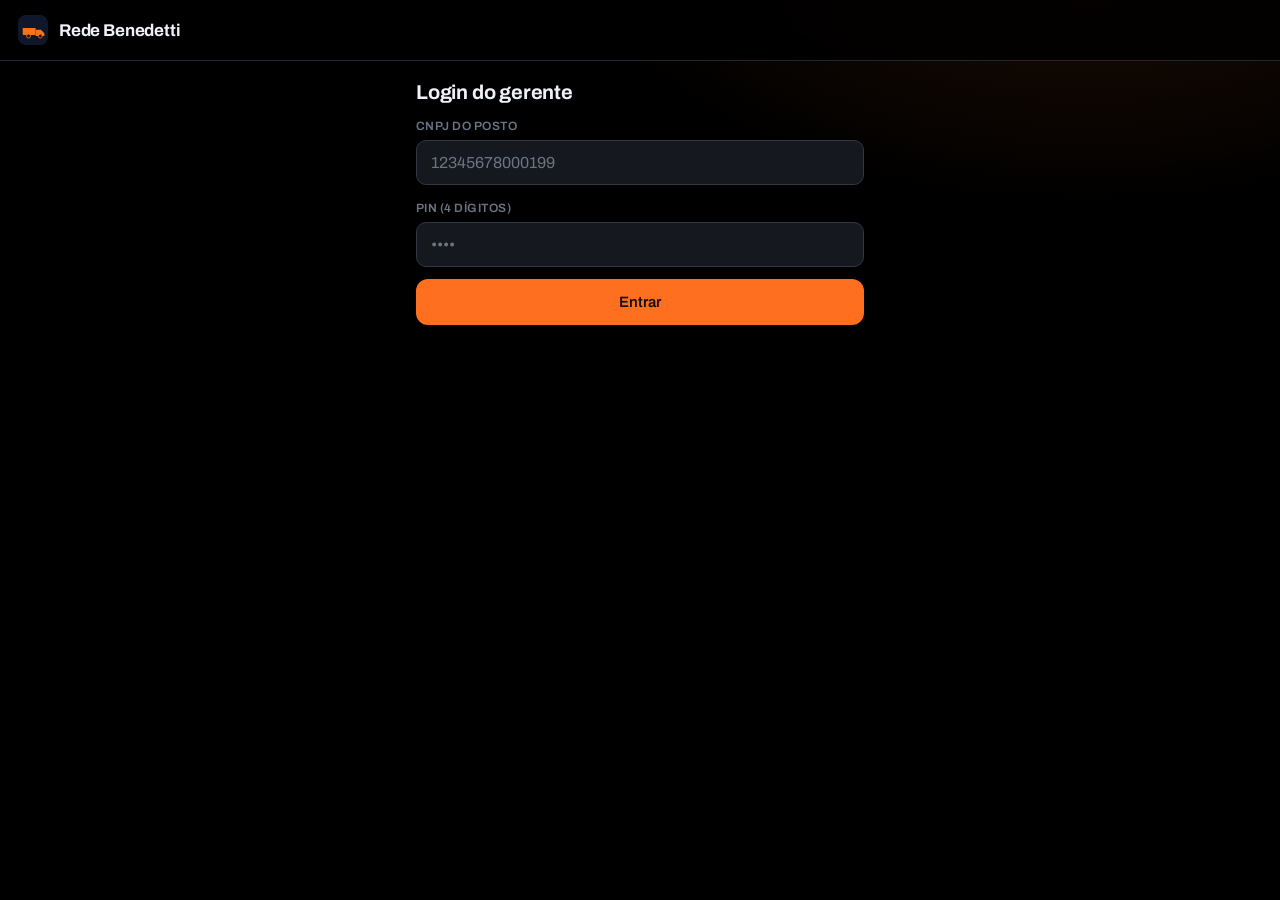
<file: app/gerente-app.html>
<!doctype html>
<html lang="pt-br">
<head>
<meta charset="utf-8">
<meta name="viewport" content="width=device-width, initial-scale=1">
<title>Rede Benedetti Gerente</title>
<link id="link-manifest" rel="manifest" href="manifest-gerente.json">
<link rel="icon" href="icons/icon-gerente-192.png" type="image/png">
<link rel="apple-touch-icon" href="icons/icon-gerente-512.png">
<meta name="theme-color" content="#000000">
<link rel="stylesheet" href="assets/style.css">
<script src="assets/config.js"></script>
<script>
  // Se veio ?nome=..., troca pro manifesto personalizado com o nome
  // da pessoa (pra virar um APK com nome/ícone próprio). Sem o parâmetro,
  // fica o manifesto genérico "Rede Benedetti Gerente".
  const nomeParam = new URLSearchParams(location.search).get("nome");
  if (nomeParam) {
    document.title = nomeParam + " — Rede Benedetti";
    document.getElementById("link-manifest").href =
      `${BENEDETTI_CONFIG.SUPABASE_URL}/functions/v1/manifest?papel=gerente&nome=${encodeURIComponent(nomeParam)}&apikey=${BENEDETTI_CONFIG.SUPABASE_ANON_KEY}`;
  }
</script>
</head>
<body>
  <div class="container" style="display:flex; align-items:center; justify-content:center; min-height:70vh; text-align:center">
    <div>
      <img src="icons/icon-gerente-192.png" alt="" style="width:64px;height:64px;border-radius:16px;margin-bottom:16px">
      <h2 id="titulo-boas-vindas">Rede Benedetti Gerente</h2>
      <p class="sub">Abrindo...</p>
    </div>
  </div>

  <script src="assets/app-common.js"></script>
  <script>
    if (nomeParam) {
      document.getElementById("titulo-boas-vindas").textContent = "Olá, " + nomeParam;
    }
    const sessao = getSession();
    if (sessao && sessao.tipo === "gerente") {
      window.location.replace("painel_gerente.html");
    } else {
      window.location.replace("login.html?tipo=gerente");
    }
  </script>
</body>
</html>
</file>
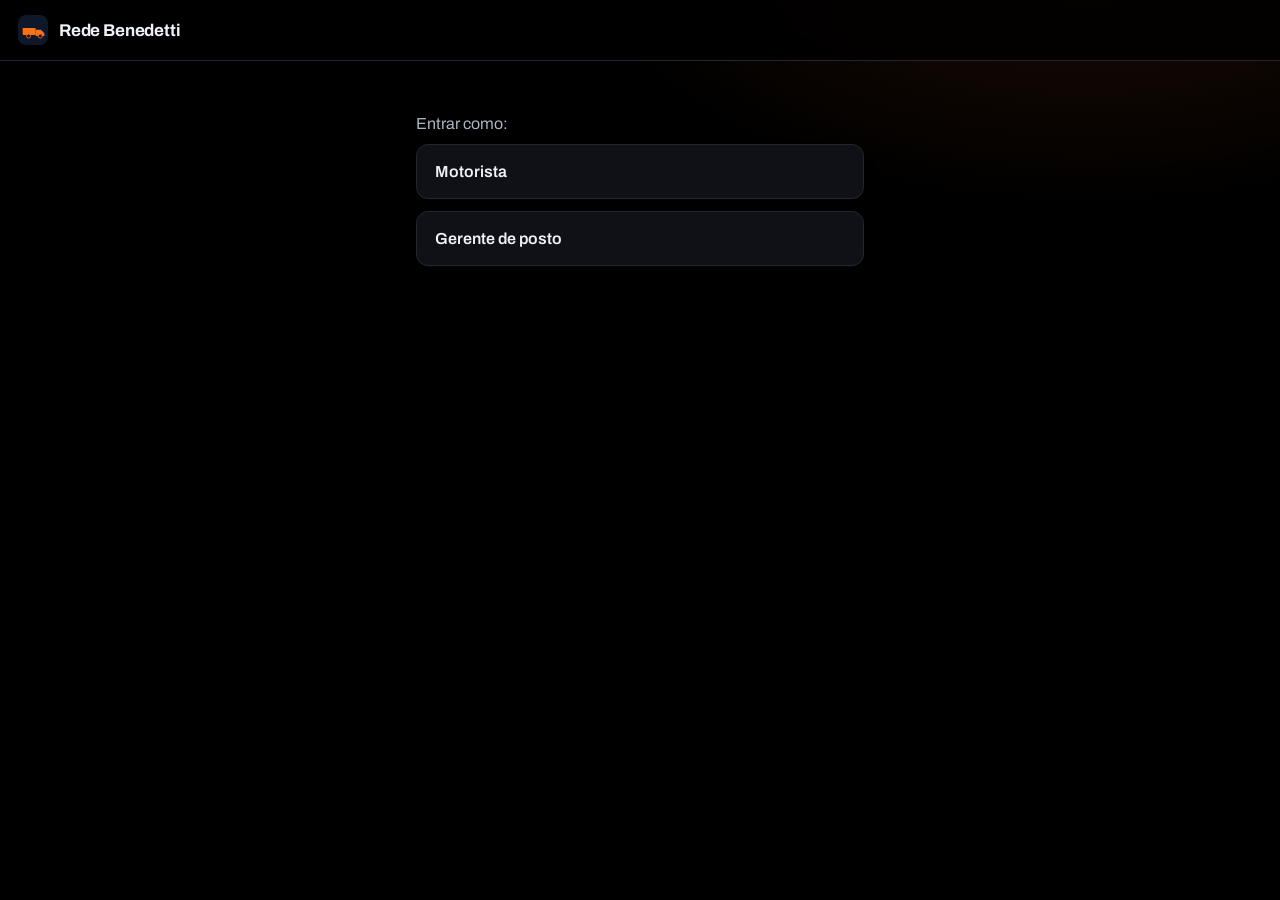
<file: app/login.html>
<!doctype html>
<html lang="pt-br">
<head>
<meta charset="utf-8">
<meta name="viewport" content="width=device-width, initial-scale=1, maximum-scale=1">
<title>Login - Rede Benedetti</title>
<link rel="manifest" href="manifest.json">
<link rel="icon" href="icons/icon.svg" type="image/svg+xml">
<meta name="theme-color" content="#0f172a">
<link rel="stylesheet" href="assets/style.css">
</head>
<body>
  <div class="top-bar">
    <div class="logo-row">
      <img src="icons/icon.svg" alt="">
      <h1>Rede Benedetti</h1>
    </div>
  </div>

  <div class="container">
    <div id="picker" class="role-picker" style="display:none">
      <p style="color:var(--text-dim); margin-bottom:0">Entrar como:</p>
      <a class="btn" href="login.html?tipo=motorista"><strong>Motorista</strong></a>
      <a class="btn" href="login.html?tipo=gerente"><strong>Gerente de posto</strong></a>
    </div>

    <form id="form-login" style="display:none">
      <h2 id="titulo-login" style="margin-bottom:0"></h2>
      <label id="lbl-identificador" for="identificador">Telefone (com DDI e DDD)</label>
      <input id="identificador" type="tel" inputmode="numeric" placeholder="5514999990001" required>

      <label for="pin">PIN (4 dígitos)</label>
      <input id="pin" type="password" inputmode="numeric" maxlength="4" pattern="[0-9]{4}" placeholder="••••" required>

      <button type="submit" id="btn-entrar">Entrar</button>
      <div id="erro" class="error-msg" style="display:none"></div>
    </form>
  </div>

  <script src="assets/config.js"></script>
  <script src="assets/app-common.js"></script>
  <script>
    const params = new URLSearchParams(window.location.search);
    const tipo = params.get("tipo");

    if (tipo !== "motorista" && tipo !== "gerente") {
      document.getElementById("picker").style.display = "flex";
    } else {
      const form = document.getElementById("form-login");
      const campoIdentificador = document.getElementById("identificador");
      form.style.display = "block";

      if (tipo === "motorista") {
        document.getElementById("titulo-login").textContent = "Login do motorista";
        document.getElementById("lbl-identificador").textContent = "Telefone (com DDI e DDD)";
        campoIdentificador.placeholder = "5514999990001";
        campoIdentificador.type = "tel";
      } else {
        document.getElementById("titulo-login").textContent = "Login do gerente";
        document.getElementById("lbl-identificador").textContent = "CNPJ do posto";
        campoIdentificador.placeholder = "12345678000199";
        campoIdentificador.type = "text";
      }

      form.addEventListener("submit", async (e) => {
        e.preventDefault();
        const erroEl = document.getElementById("erro");
        const btn = document.getElementById("btn-entrar");
        erroEl.style.display = "none";
        btn.disabled = true;
        btn.textContent = "Entrando...";

        try {
          const identificador = campoIdentificador.value.trim().replace(/\D/g, "");
          const pin = document.getElementById("pin").value.trim();
          const resp = await callFunction("login", { tipo, identificador, pin });

          setSession({
            tipo,
            id: resp.usuario.id,
            nome: resp.usuario.nome,
            posto_id: resp.usuario.posto_id || null
          });

          window.location.href = tipo === "motorista" ? "motorista.html" : "painel_gerente.html";
        } catch (err) {
          erroEl.textContent = err.message || (tipo === "motorista" ? "Telefone ou PIN incorretos" : "CNPJ ou PIN incorretos");
          erroEl.style.display = "block";
          btn.disabled = false;
          btn.textContent = "Entrar";
        }
      });
    }
  </script>
</body>
</html>
</file>
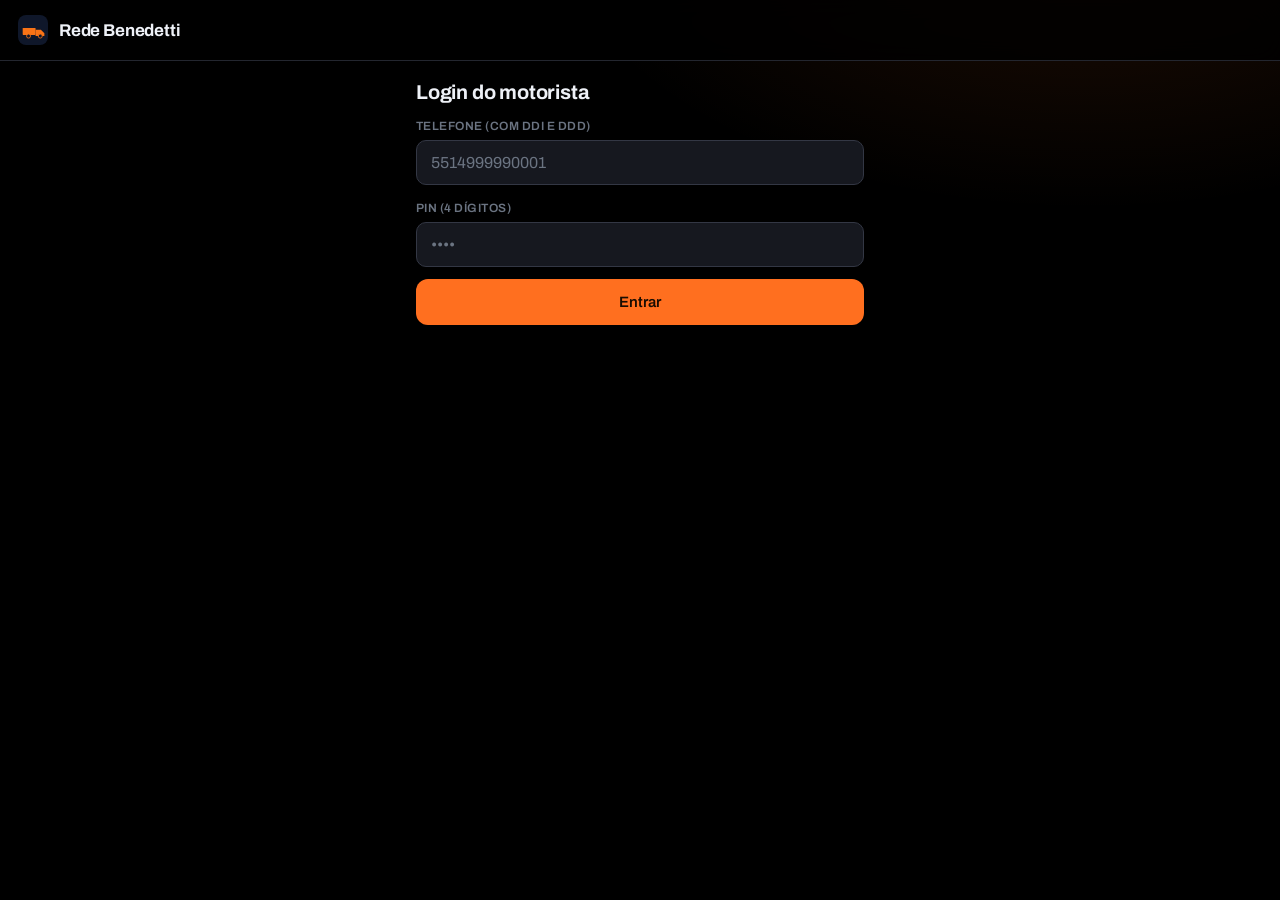
<file: app/motorista-app.html>
<!doctype html>
<html lang="pt-br">
<head>
<meta charset="utf-8">
<meta name="viewport" content="width=device-width, initial-scale=1">
<title>Rede Benedetti Motorista</title>
<link id="link-manifest" rel="manifest" href="manifest-motorista.json">
<link rel="icon" href="icons/icon-motorista-192.png" type="image/png">
<link rel="apple-touch-icon" href="icons/icon-motorista-512.png">
<meta name="theme-color" content="#000000">
<link rel="stylesheet" href="assets/style.css">
<script src="assets/config.js"></script>
<script>
  // Se veio ?nome=..., troca pro manifesto personalizado com o nome
  // da pessoa (pra virar um APK com nome/ícone próprio). Sem o parâmetro,
  // fica o manifesto genérico "Rede Benedetti Motorista".
  const nomeParam = new URLSearchParams(location.search).get("nome");
  if (nomeParam) {
    document.title = nomeParam + " — Rede Benedetti";
    document.getElementById("link-manifest").href =
      `${BENEDETTI_CONFIG.SUPABASE_URL}/functions/v1/manifest?papel=motorista&nome=${encodeURIComponent(nomeParam)}&apikey=${BENEDETTI_CONFIG.SUPABASE_ANON_KEY}`;
  }
</script>
</head>
<body>
  <div class="container" style="display:flex; align-items:center; justify-content:center; min-height:70vh; text-align:center">
    <div>
      <img src="icons/icon-motorista-192.png" alt="" style="width:64px;height:64px;border-radius:16px;margin-bottom:16px">
      <h2 id="titulo-boas-vindas">Rede Benedetti Motorista</h2>
      <p class="sub">Abrindo...</p>
    </div>
  </div>

  <script src="assets/app-common.js"></script>
  <script>
    if (nomeParam) {
      document.getElementById("titulo-boas-vindas").textContent = "Olá, " + nomeParam;
    }
    const sessao = getSession();
    if (sessao && sessao.tipo === "motorista") {
      window.location.replace("motorista.html");
    } else {
      window.location.replace("login.html?tipo=motorista");
    }
  </script>
</body>
</html>
</file>
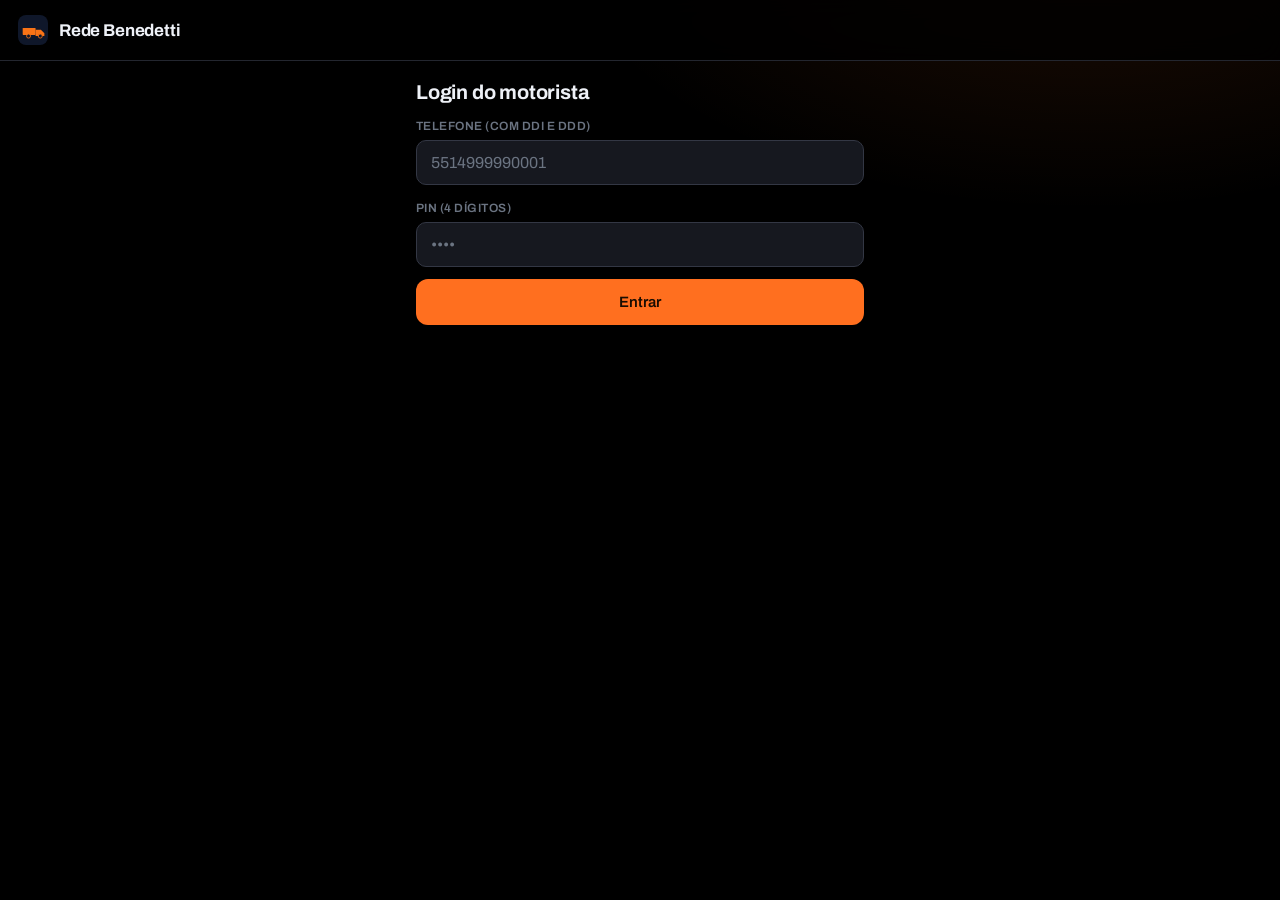
<file: app/motorista.html>
<!doctype html>
<html lang="pt-br">
<head>
<meta charset="utf-8">
<meta name="viewport" content="width=device-width, initial-scale=1, maximum-scale=1">
<title>Minhas cargas - Rede Benedetti</title>
<link rel="manifest" href="manifest.json">
<link rel="icon" href="icons/icon.svg" type="image/svg+xml">
<meta name="theme-color" content="#0f172a">
<link rel="stylesheet" href="assets/style.css">
<style>
  /* Destaque do local de carregamento - o mais importante enquanto a carga
     está aguardando: é PRA ONDE o motorista tem que ir buscar o combustível */
  .destaque-local {
    background: var(--primary-soft);
    border: 1px solid color-mix(in srgb, var(--primary) 45%, transparent);
    border-radius: 12px;
    padding: 14px 15px;
    margin: 12px 0 4px;
  }
  .destaque-titulo {
    font-size: 11px;
    font-weight: 700;
    letter-spacing: .08em;
    color: var(--primary);
  }
  .destaque-endereco {
    font-size: 17px;
    font-weight: 700;
    color: var(--text);
    line-height: 1.3;
    margin-top: 5px;
    text-wrap: balance;
  }
  .rota-botoes {
    display: flex;
    gap: 8px;
    margin-top: 12px;
  }
  .btn-mapa {
    display: inline-flex;
    align-items: center;
    justify-content: center;
    gap: 7px;
    flex: 1;
    padding: 12px;
    border-radius: 10px;
    font-weight: 600;
    font-size: 14px;
    text-decoration: none;
  }
  .btn-mapa.maps { background: var(--primary); color: var(--primary-ink); }
  .btn-mapa.maps::before { content: "📍"; }
  .btn-mapa.waze { background: #33ccff; color: #06303d; }
  .btn-mapa.waze::before { content: "🧭"; }
</style>
</head>
<body>
  <div class="top-bar">
    <div class="logo-row">
      <img src="icons/icon.svg" alt="">
      <div>
        <h1>Minhas cargas</h1>
        <div class="sub" id="nome-motorista"></div>
      </div>
    </div>
    <button class="secondary tag-btn" onclick="logout()">Sair</button>
  </div>

  <div class="container">
    <button id="btn-notif" class="secondary" style="display:none">Ativar avisos de carga nova</button>
    <div id="lista">
      <div class="empty-state">Carregando...</div>
    </div>
  </div>

  <script src="assets/config.js"></script>
  <script src="assets/app-common.js"></script>
  <script>
    const sessao = requireSession("motorista");

    if (sessao) {
      document.getElementById("nome-motorista").textContent = sessao.nome;

      if ("Notification" in window && Notification.permission === "default") {
        const btnNotif = document.getElementById("btn-notif");
        btnNotif.style.display = "block";
        btnNotif.onclick = () => {
          Notification.requestPermission().then(() => {
            btnNotif.style.display = "none";
          });
        };
      }

      const INTERVALO_HEARTBEAT_MS = 5 * 60 * 1000; // 5 minutos
      const tracking = { cargaId: null, watchId: null, heartbeatId: null, ultimoEnvio: 0 };
      let idsConhecidos = null; // null = ainda não carregou nada (evita avisar na primeira vez)

      async function carregarCargas() {
        const listaEl = document.getElementById("lista");
        try {
          const resp = await callFunction("minhas-cargas", {
            acao: "listar_motorista",
            motorista_id: sessao.id
          });
          avisarCargasNovas(resp.cargas || []);
          renderizar(resp.cargas || []);
        } catch (err) {
          listaEl.innerHTML = `<div class="error-msg">${err.message}</div>`;
        }
      }

      function avisarCargasNovas(cargas) {
        const idsAtuais = new Set(cargas.map((c) => c.id));
        if (idsConhecidos) {
          const novas = cargas.filter((c) => !idsConhecidos.has(c.id));
          if (novas.length > 0) {
            tocarAlerta();
            notificar("Carga nova pra você!", `${novas[0].posto_nome} - ${novas[0].combustivel}`);
          }
        }
        idsConhecidos = idsAtuais;
      }

      function renderizar(cargas) {
        const listaEl = document.getElementById("lista");

        if (cargas.length === 0) {
          listaEl.innerHTML = '<div class="empty-state">Nenhuma carga no momento.</div>';
          pararRastreio();
          return;
        }

        listaEl.innerHTML = cargas.map((c) => {
          const aguardando = c.status === "aguardando_carregamento";
          const endereco = c.local_carregamento ? encodeURIComponent(c.local_carregamento) : null;
          const linkMaps = endereco ? `https://www.google.com/maps/search/?api=1&query=${endereco}` : null;
          const linkWaze = endereco ? `https://waze.com/ul?q=${endereco}&navigate=yes` : null;
          return `
          <div class="card">
            <span class="badge ${statusClass(c.status)}">${statusLabel(c.status)}</span>
            ${aguardando && c.local_carregamento ? `
              <div class="destaque-local">
                <div class="destaque-titulo">1º · CARREGAR EM</div>
                <div class="destaque-endereco">${c.local_carregamento}</div>
                <div class="rota-botoes">
                  <a class="btn-mapa maps" href="${linkMaps}" target="_blank" rel="noopener">Google Maps</a>
                  <a class="btn-mapa waze" href="${linkWaze}" target="_blank" rel="noopener">Waze</a>
                </div>
              </div>` : ""}
            <h3>${aguardando ? "Destino: " : ""}${c.posto_nome}</h3>
            <div class="row"><span>Combustível</span><span>${c.combustivel}</span></div>
            <div class="row"><span>Volume</span><span>${c.volume_total} L</span></div>
            ${c.numero_nota_fiscal ? `<div class="row"><span>Nota fiscal</span><span>${c.numero_nota_fiscal}</span></div>` : ""}
            ${!aguardando && c.local_carregamento ? `<div class="row"><span>Carregou em</span><span>${c.local_carregamento}</span></div>` : ""}
            ${c.status === "em_transito" && c.distancia_restante_km != null
              ? `<div class="row"><span>Distância restante</span><span>${Number(c.distancia_restante_km).toFixed(1)} km</span></div>
                 <div class="row"><span>ETA</span><span>${c.tempo_estimado_min ?? "-"} min</span></div>`
              : ""}
            <div id="acao-${c.id}"></div>
          </div>`;
        }).join("");

        cargas.forEach((c) => {
          const acaoEl = document.getElementById(`acao-${c.id}`);
          if (c.status === "aguardando_carregamento") {
            const btn = document.createElement("button");
            btn.textContent = "Carreguei, iniciar viagem";
            btn.onclick = () => iniciarViagem(c);
            acaoEl.appendChild(btn);
          } else if (c.status === "em_transito") {
            const btn = document.createElement("button");
            btn.className = "danger";
            btn.textContent = "Entreguei";
            btn.onclick = () => confirmarEntrega(c);
            acaoEl.appendChild(btn);
            if (tracking.cargaId !== c.id) iniciarRastreio(c.id);
          }
        });
      }

      function obterPosicao() {
        return new Promise((resolve, reject) => {
          if (!("geolocation" in navigator)) {
            reject(new Error("Este navegador não suporta GPS"));
            return;
          }
          navigator.geolocation.getCurrentPosition(resolve, reject, {
            enableHighAccuracy: true,
            timeout: 20000
          });
        });
      }

      async function iniciarViagem(carga) {
        try {
          const pos = await obterPosicao();
          await callFunction("minhas-cargas", {
            acao: "confirmar_carregamento",
            carga_id: carga.id,
            motorista_id: sessao.id,
            latitude: pos.coords.latitude,
            longitude: pos.coords.longitude
          });
          await carregarCargas();
        } catch (err) {
          alert("Não foi possível iniciar a viagem: " + err.message);
        }
      }

      function enviarPosicao(cargaId, latitude, longitude) {
        tracking.ultimoEnvio = Date.now();
        return callFunction("minhas-cargas", {
          acao: "atualizar_posicao",
          carga_id: cargaId,
          motorista_id: sessao.id,
          latitude,
          longitude
        }).catch(() => {});
      }

      // Se o app estiver rodando dentro do nosso app nativo Android (não
      // no navegador comum), ele expõe "AndroidTracking" - nesse caso o
      // rastreio roda de verdade em segundo plano (com o celular travado
      // ou em outro app), feito por um serviço nativo, não pelo navegador.
      function temRastreioNativo() {
        return typeof window.AndroidTracking !== "undefined";
      }

      function iniciarRastreio(cargaId) {
        pararRastreio();
        tracking.cargaId = cargaId;

        if (temRastreioNativo()) {
          window.AndroidTracking.iniciarRastreio(cargaId, sessao.id);
          return;
        }

        // Modo navegador (sem app nativo) - atualiza quando o GPS detecta
        // movimento (a maioria das vezes)
        tracking.watchId = navigator.geolocation.watchPosition(
          (pos) => {
            const agora = Date.now();
            if (agora - tracking.ultimoEnvio < 15000) return;
            enviarPosicao(cargaId, pos.coords.latitude, pos.coords.longitude);
          },
          () => {},
          { enableHighAccuracy: true, maximumAge: 10000, timeout: 20000 }
        );

        // "Heartbeat": mesmo se o motorista ficar parado (trânsito, parada,
        // celular sem detectar movimento), força uma atualização a cada
        // 5 minutos - assim a posição nunca fica travada no ponto de partida.
        // (No app nativo isso não é necessário - o serviço em segundo
        // plano já cuida disso de forma mais confiável.)
        tracking.heartbeatId = setInterval(() => {
          obterPosicao()
            .then((pos) => enviarPosicao(cargaId, pos.coords.latitude, pos.coords.longitude))
            .catch(() => {});
        }, INTERVALO_HEARTBEAT_MS);
      }

      function pararRastreio() {
        if (temRastreioNativo()) {
          window.AndroidTracking.pararRastreio();
        }
        if (tracking.watchId != null) {
          navigator.geolocation.clearWatch(tracking.watchId);
        }
        if (tracking.heartbeatId != null) {
          clearInterval(tracking.heartbeatId);
        }
        tracking.watchId = null;
        tracking.heartbeatId = null;
        tracking.cargaId = null;
      }

      async function confirmarEntrega(carga) {
        if (!confirm("Confirmar entrega desta carga?")) return;
        try {
          await callFunction("minhas-cargas", {
            acao: "confirmar_entrega",
            carga_id: carga.id,
            motorista_id: sessao.id
          });
          pararRastreio();
          alert("Entrega confirmada! Aguarde o gerente do posto conferir o volume recebido.");
          await carregarCargas();
        } catch (err) {
          alert("Erro ao confirmar entrega: " + err.message);
        }
      }

      carregarCargas();
      setInterval(carregarCargas, 20000);
    }
  </script>
</body>
</html>
</file>
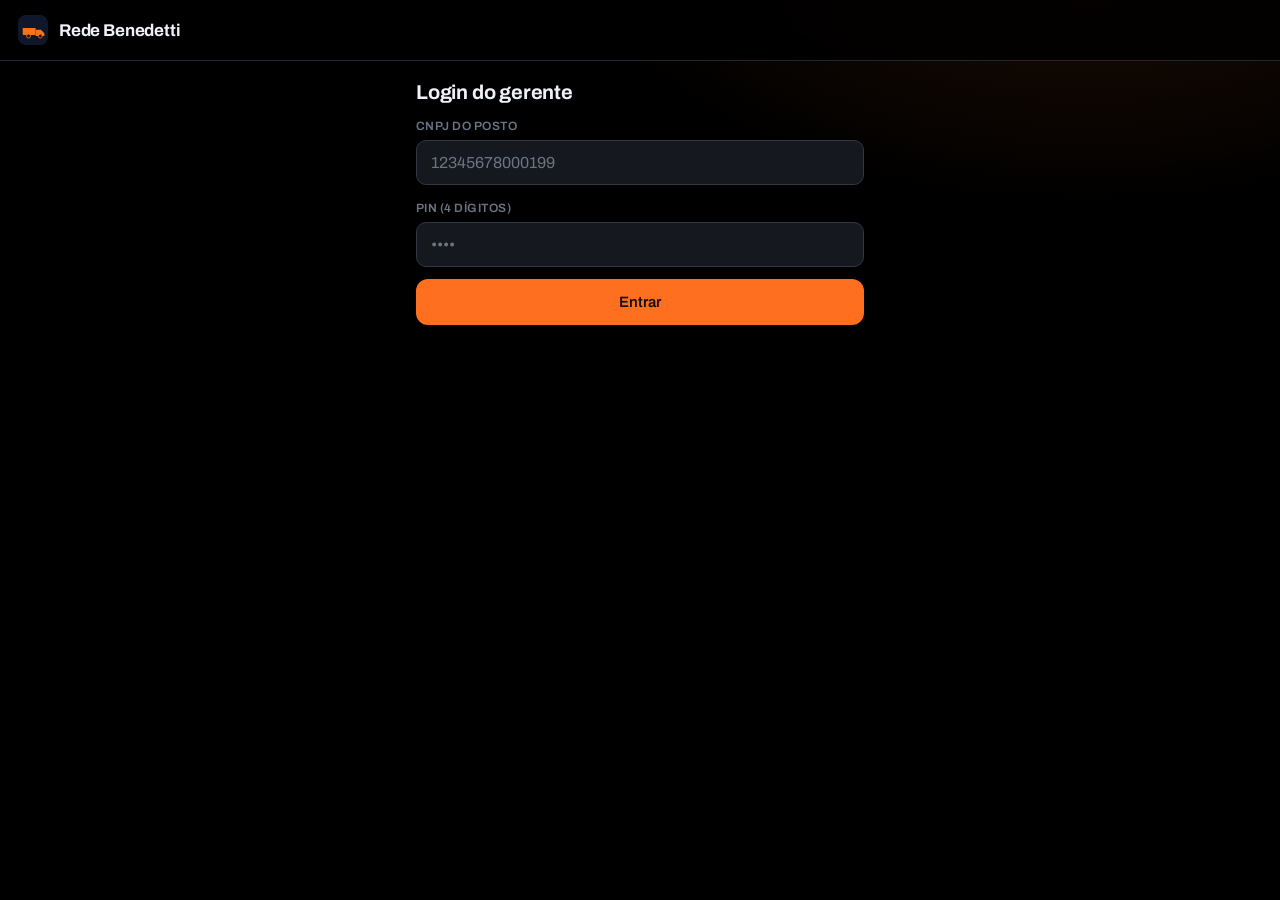
<file: app/painel_gerente.html>
<!doctype html>
<html lang="pt-br">
<head>
<meta charset="utf-8">
<meta name="viewport" content="width=device-width, initial-scale=1, maximum-scale=1">
<title>Painel do gerente - Rede Benedetti</title>
<link rel="manifest" href="manifest.json">
<link rel="icon" href="icons/icon.svg" type="image/svg+xml">
<meta name="theme-color" content="#0f172a">
<link rel="stylesheet" href="assets/style.css">
</head>
<body>
  <div class="top-bar">
    <div class="logo-row">
      <img src="icons/icon.svg" alt="">
      <div>
        <h1>Cargas a caminho</h1>
        <div class="sub" id="nome-gerente"></div>
      </div>
    </div>
    <button class="secondary tag-btn" onclick="logout()">Sair</button>
  </div>

  <div class="container">
    <button id="btn-notif" class="secondary" style="display:none">Ativar notificações</button>
    <div id="lista">
      <div class="empty-state">Carregando...</div>
    </div>
  </div>

  <script src="assets/config.js"></script>
  <script src="assets/app-common.js"></script>
  <script>
    const sessao = requireSession("gerente");

    if (sessao) {
      document.getElementById("nome-gerente").textContent = sessao.nome;

      if ("Notification" in window && Notification.permission === "default") {
        const btnNotif = document.getElementById("btn-notif");
        btnNotif.style.display = "block";
        btnNotif.onclick = () => {
          Notification.requestPermission().then(() => {
            btnNotif.style.display = "none";
          });
        };
      }

      const LIMITES_KM = [30, 20, 10, 5];
      const alarmesDisparados = {};
      let statusAnterior = {};
      let primeiraChecagem = true;

      async function carregarCargas() {
        const listaEl = document.getElementById("lista");
        try {
          const resp = await callFunction("minhas-cargas", {
            acao: "listar_gerente",
            posto_id: sessao.posto_id
          });
          const cargas = resp.cargas || [];
          renderizarLista(cargas, listaEl);
          checarNotificacoes(cargas);
          checarProximidade(cargas);
        } catch (err) {
          listaEl.innerHTML = `<div class="error-msg">${err.message}</div>`;
        }
      }

      function telefoneLimpo(tel) {
        return (tel || "").replace(/[^\d+]/g, "");
      }

      function renderizarLista(cargas, listaEl) {
        if (cargas.length === 0) {
          listaEl.innerHTML = '<div class="empty-state">Nenhuma carga a caminho no momento.</div>';
          return;
        }
        listaEl.innerHTML = cargas.map((c) => `
          <div class="card">
            <span class="badge ${statusClass(c.status)}">${statusLabel(c.status)}</span>
            <h3>${c.motorista_nome}</h3>
            <div class="row"><span>Combustível</span><span>${c.combustivel}</span></div>
            <div class="row"><span>Volume enviado</span><span>${c.volume_total} L</span></div>
            <div class="row"><span>Placa</span><span>${c.motorista_placa || "-"}</span></div>

            ${c.status === "em_transito" ? `
              <div class="km-display">
                ${c.distancia_restante_km != null
                  ? `<div class="km-num">${Number(c.distancia_restante_km).toFixed(1)}<span class="km-unit">km</span></div>
                     <div class="km-eta">chegada em ~${c.tempo_estimado_min ?? "-"} min</div>`
                  : `<div class="km-eta">Aguardando localização do motorista...</div>`}
              </div>
            ` : ""}

            ${c.status === "aguardando_conferencia" ? `
              <div class="confere-box" data-carga="${c.id}">
                <div class="confere-aviso">O motorista confirmou a entrega. Confira o volume recebido para fechar esta carga.</div>
                <label>Volume recebido (litros)</label>
                <input type="number" step="0.01" min="0" inputmode="decimal" class="input-recebido" placeholder="Ex: ${c.volume_total}">
                <button class="confirmar-recebimento">Confirmar recebimento</button>
                <div class="confere-msg"></div>
              </div>
            ` : ""}

            ${c.motorista_telefone ? `
              <a class="btn secondary" href="tel:${telefoneLimpo(c.motorista_telefone)}">Ligar para o motorista · ${c.motorista_telefone}</a>
            ` : ""}
          </div>
        `).join("");
      }

      function checarNotificacoes(cargas) {
        cargas.forEach((c) => {
          const anterior = statusAnterior[c.id];
          if (!primeiraChecagem) {
            if (anterior === undefined) {
              tocarAlerta();
              notificar("Carga aguardando envio", `${c.motorista_nome} vai trazer ${c.combustivel} - ${c.volume_total} L`);
            } else if (anterior === "aguardando_carregamento" && c.status === "em_transito") {
              tocarAlerta();
              notificar("Motorista confirmou o carregamento", `${c.motorista_nome} está a caminho com ${c.combustivel} - acompanhe o km e o tempo restante`);
            } else if (anterior !== "aguardando_conferencia" && c.status === "aguardando_conferencia") {
              tocarAlerta();
              notificar("Motorista chegou", `${c.motorista_nome} confirmou a entrega - confira o volume recebido`);
            }
          }
          statusAnterior[c.id] = c.status;
        });
        primeiraChecagem = false;
      }

      function checarProximidade(cargas) {
        cargas.forEach((c) => {
          if (c.status !== "em_transito" || c.distancia_restante_km == null) return;
          const dist = Number(c.distancia_restante_km);
          if (!alarmesDisparados[c.id]) alarmesDisparados[c.id] = new Set();
          const jaAvisados = alarmesDisparados[c.id];
          const cruzados = LIMITES_KM.filter((limite) => dist <= limite && !jaAvisados.has(limite));
          if (cruzados.length === 0) return;
          const menorLimite = Math.min(...cruzados);
          cruzados.forEach((limite) => jaAvisados.add(limite));
          tocarAlerta();
          notificar(`${c.motorista_nome} está a ${menorLimite} km`, `${c.combustivel} - chegando ao posto`);
        });
      }

      document.getElementById("lista").addEventListener("click", async (e) => {
        if (!e.target.classList.contains("confirmar-recebimento")) return;
        const box = e.target.closest(".confere-box");
        const cargaId = box.dataset.carga;
        const input = box.querySelector(".input-recebido");
        const msg = box.querySelector(".confere-msg");
        const volume = Number(input.value);

        if (!input.value || !(volume > 0)) {
          msg.textContent = "Informe o volume recebido (maior que zero).";
          msg.className = "confere-msg error-msg";
          return;
        }

        e.target.disabled = true;
        e.target.textContent = "Confirmando...";
        msg.textContent = "";
        msg.className = "confere-msg";

        try {
          await callFunction("minhas-cargas", {
            acao: "confirmar_recebimento",
            carga_id: cargaId,
            posto_id: sessao.posto_id,
            volume_recebido: volume
          });
          msg.textContent = "Recebimento confirmado!";
          msg.className = "confere-msg success-msg";
          setTimeout(carregarCargas, 900);
        } catch (err) {
          msg.textContent = err.message;
          msg.className = "confere-msg error-msg";
          e.target.disabled = false;
          e.target.textContent = "Confirmar recebimento";
        }
      });

      carregarCargas();
      setInterval(carregarCargas, 10000);
    }
  </script>
</body>
</html>
</file>
<file: app/assets/dashboard.css>
/* =========================================================
   Console da Frota — Rede Benedetti
   Sistema de design próprio (standalone, não herda style.css)
   ========================================================= */

:root {
  color-scheme: dark;

  /* neutros — preto puro no fundo, painéis levemente elevados */
  --bg: #000000;
  --bg-2: #08090c;
  --surface: #0f1116;
  --surface-2: #16181f;
  --elevated: #1b1e26;
  --border: #23262f;
  --border-strong: #333744;
  --ink: #eef1f7;
  --ink-2: #aab4c4;
  --muted: #6b7482;
  --muted-2: #4a525f;

  /* acento único — laranja combustível */
  --accent: #ff6f1f;
  --accent-ink: #1a0d02;
  --accent-soft: rgba(255, 111, 31, .12);

  /* semânticos (separados do acento) */
  --transit: #4f95ff;
  --transit-soft: rgba(79, 149, 255, .14);
  --wait: #f2a63c;
  --wait-soft: rgba(242, 166, 60, .14);
  --ok: #2ec27e;
  --ok-soft: rgba(46, 194, 126, .14);
  --alert: #ef5959;
  --alert-soft: rgba(239, 89, 89, .14);

  --grid-line: rgba(255, 255, 255, .045);
  --shadow: 0 1px 0 rgba(255,255,255,.02), 0 10px 28px -18px rgba(0,0,0,.7);
  --radius: 14px;

  --font-ui: "Archivo", -apple-system, BlinkMacSystemFont, "Segoe UI", Roboto, sans-serif;
  --font-mono: "IBM Plex Mono", ui-monospace, "SFMono-Regular", Consolas, monospace;
}

/* Tema escuro fixo (fundo preto) — não clareia mesmo se o sistema estiver no modo claro */

* { box-sizing: border-box; }

html, body {
  margin: 0;
  background:
    radial-gradient(1200px 600px at 80% -10%, var(--accent-soft), transparent 60%),
    var(--bg);
  color: var(--ink);
  font-family: var(--font-ui);
  -webkit-font-smoothing: antialiased;
  text-rendering: optimizeLegibility;
}

body { min-height: 100vh; }

.mono { font-family: var(--font-mono); font-variant-numeric: tabular-nums; }

.eyebrow {
  font-family: var(--font-ui);
  font-size: 11px;
  font-weight: 600;
  letter-spacing: .13em;
  text-transform: uppercase;
  color: var(--muted);
}

/* ---------- Command header ---------- */
.cmd-bar {
  position: sticky;
  top: 0;
  z-index: 30;
  display: flex;
  align-items: center;
  justify-content: space-between;
  gap: 16px;
  padding: 14px 24px;
  background: color-mix(in srgb, var(--bg) 82%, transparent);
  backdrop-filter: blur(14px) saturate(140%);
  border-bottom: 1px solid var(--border);
}

.cmd-brand { display: flex; align-items: center; gap: 13px; }

.cmd-mark {
  width: 38px;
  height: 38px;
  border-radius: 10px;
  display: grid;
  place-items: center;
  background: linear-gradient(150deg, var(--accent), color-mix(in srgb, var(--accent) 60%, #7a2c00));
  color: var(--accent-ink);
  font-weight: 700;
  font-size: 15px;
  letter-spacing: .02em;
  box-shadow: 0 6px 18px -6px var(--accent-soft), inset 0 1px 0 rgba(255,255,255,.25);
  flex-shrink: 0;
}

.cmd-brand h1 {
  margin: 0;
  font-size: 17px;
  font-weight: 700;
  letter-spacing: -.01em;
  line-height: 1.1;
}
.cmd-brand .eyebrow { margin-top: 3px; }

.cmd-right { display: flex; align-items: center; gap: 14px; }

.live-pill {
  display: inline-flex;
  align-items: center;
  gap: 8px;
  padding: 6px 12px 6px 10px;
  border-radius: 999px;
  border: 1px solid var(--border-strong);
  background: var(--surface);
  font-size: 12px;
  font-weight: 600;
  letter-spacing: .06em;
  text-transform: uppercase;
  color: var(--ink-2);
  white-space: nowrap;
}
.live-pill .beacon {
  width: 8px; height: 8px; border-radius: 50%;
  background: var(--ok);
  box-shadow: 0 0 0 0 var(--ok);
  animation: beacon 2.2s ease-out infinite;
}
.live-pill.erro { color: var(--alert); border-color: color-mix(in srgb, var(--alert) 40%, var(--border-strong)); }
.live-pill.erro .beacon { background: var(--alert); animation: none; }
@keyframes beacon {
  0%   { box-shadow: 0 0 0 0 color-mix(in srgb, var(--ok) 55%, transparent); }
  70%  { box-shadow: 0 0 0 7px transparent; }
  100% { box-shadow: 0 0 0 0 transparent; }
}

.stamp { font-size: 12px; color: var(--muted); white-space: nowrap; }
.stamp b { color: var(--ink-2); font-weight: 600; }

.icon-btn, .cta {
  font-family: var(--font-ui);
  font-size: 13.5px;
  font-weight: 600;
  border-radius: 10px;
  cursor: pointer;
  border: 1px solid var(--border-strong);
  background: var(--surface);
  color: var(--ink);
  padding: 9px 14px;
  transition: border-color .15s, background .15s, transform .05s;
  text-decoration: none;
  display: inline-flex;
  align-items: center;
  gap: 8px;
}
.icon-btn:hover { border-color: var(--muted); }
.icon-btn:active { transform: translateY(1px); }
.cta {
  background: var(--accent);
  border-color: transparent;
  color: var(--accent-ink);
}
.cta:hover { filter: brightness(1.06); }
:focus-visible { outline: 2px solid var(--accent); outline-offset: 2px; }

/* ---------- Shell ---------- */
.shell {
  max-width: 1320px;
  margin: 0 auto;
  padding: 22px 24px 60px;
  display: flex;
  flex-direction: column;
  gap: 16px;
}

/* ---------- KPI rail ---------- */
.kpi-rail {
  display: grid;
  grid-template-columns: repeat(6, 1fr);
  gap: 14px;
}

.kpi {
  position: relative;
  background: var(--surface);
  border: 1px solid var(--border);
  border-radius: var(--radius);
  padding: 16px 18px;
  box-shadow: var(--shadow);
  overflow: hidden;
  display: flex;
  flex-direction: column;
  gap: 10px;
}
.kpi::before {
  content: "";
  position: absolute;
  left: 0; top: 0; bottom: 0;
  width: 3px;
  background: var(--tone, var(--accent));
  opacity: .9;
}
.kpi .kpi-top {
  display: flex;
  align-items: center;
  justify-content: space-between;
  gap: 8px;
}
.kpi .kpi-dot { width: 8px; height: 8px; border-radius: 50%; background: var(--tone, var(--accent)); flex-shrink: 0; }
.kpi .kpi-value {
  font-family: var(--font-mono);
  font-variant-numeric: tabular-nums;
  font-size: 32px;
  font-weight: 600;
  line-height: 1;
  letter-spacing: -.02em;
}
.kpi .kpi-value .u { font-size: 14px; color: var(--muted); margin-left: 3px; font-weight: 500; }
.kpi .kpi-sub { font-size: 12px; color: var(--muted); }
.kpi.tone-accent  { --tone: var(--accent); }
.kpi.tone-wait    { --tone: var(--wait); }
.kpi.tone-transit { --tone: var(--transit); }
.kpi.tone-conferencia { --tone: var(--accent); }
.kpi.tone-ok      { --tone: var(--ok); }

/* ---------- Panels + grid ---------- */
.grid-2 {
  display: grid;
  grid-template-columns: 1.6fr 1fr;
  gap: 16px;
  align-items: stretch;
}
.stack { display: flex; flex-direction: column; gap: 16px; }

.panel {
  background: var(--surface);
  border: 1px solid var(--border);
  border-radius: var(--radius);
  box-shadow: var(--shadow);
  display: flex;
  flex-direction: column;
  overflow: hidden;
}
.panel-head {
  display: flex;
  align-items: center;
  justify-content: space-between;
  gap: 12px;
  padding: 16px 18px;
  border-bottom: 1px solid var(--border);
}
.panel-head h2 { margin: 0; font-size: 14px; font-weight: 600; letter-spacing: .01em; }
.panel-head .meta { font-size: 12px; color: var(--muted); }
.panel-body { padding: 16px 18px; }

.chip-count {
  display: inline-flex;
  align-items: center;
  gap: 7px;
  font-size: 12px;
  font-weight: 600;
  color: var(--transit);
  background: var(--transit-soft);
  border-radius: 999px;
  padding: 4px 10px;
}
.chip-count .d { width: 6px; height: 6px; border-radius: 50%; background: var(--transit); }

/* ---------- Map ---------- */
.map-frame {
  position: relative;
  flex: 1;
  min-height: 460px;
}
#mapa-dash {
  position: absolute;
  inset: 0;
  background: var(--bg-2);
}
.leaflet-container { font-family: var(--font-ui); background: var(--bg-2); }
.leaflet-popup-content-wrapper {
  background: var(--elevated);
  color: var(--ink);
  border-radius: 10px;
  border: 1px solid var(--border-strong);
  box-shadow: var(--shadow);
}
.leaflet-popup-tip { background: var(--elevated); }
.leaflet-popup-content { font-size: 12.5px; line-height: 1.5; }
.leaflet-control-attribution {
  background: color-mix(in srgb, var(--surface) 80%, transparent) !important;
  color: var(--muted) !important;
}
.leaflet-control-attribution a { color: var(--ink-2) !important; }
.leaflet-bar a {
  background: var(--surface) !important;
  color: var(--ink) !important;
  border-color: var(--border) !important;
}

.truck-marker {
  width: 14px; height: 14px;
  border-radius: 50%;
  border: 2.5px solid var(--surface);
  box-shadow: 0 0 0 3px var(--transit-soft);
  position: relative;
}
.truck-marker::after {
  content: "";
  position: absolute;
  inset: -6px;
  border-radius: 50%;
  border: 1.5px solid var(--transit);
  opacity: .5;
  animation: ping 2.4s cubic-bezier(0,0,.2,1) infinite;
}
@keyframes ping { 0% { transform: scale(.5); opacity: .6; } 100% { transform: scale(1.7); opacity: 0; } }

.map-legend {
  position: absolute;
  left: 14px;
  bottom: 14px;
  z-index: 400;
  display: flex;
  gap: 14px;
  padding: 8px 12px;
  border-radius: 10px;
  background: color-mix(in srgb, var(--surface) 88%, transparent);
  border: 1px solid var(--border);
  backdrop-filter: blur(6px);
  font-size: 11.5px;
  color: var(--ink-2);
}
.map-legend span { display: inline-flex; align-items: center; gap: 6px; }
.map-legend .dot { width: 8px; height: 8px; border-radius: 50%; }

/* ---------- Donut ---------- */
.donut-wrap { display: flex; align-items: center; gap: 20px; }
.donut-svg { flex-shrink: 0; position: relative; }
.donut-center {
  position: absolute; inset: 0;
  display: flex; flex-direction: column;
  align-items: center; justify-content: center;
  pointer-events: none;
}
.donut-center .tot {
  font-family: var(--font-mono);
  font-variant-numeric: tabular-nums;
  font-size: 20px; font-weight: 600; letter-spacing: -.02em;
}
.donut-center .cap { font-size: 10px; letter-spacing: .1em; text-transform: uppercase; color: var(--muted); margin-top: 2px; }

.legend-list { display: flex; flex-direction: column; gap: 10px; flex: 1; min-width: 0; }
.legend-row { display: flex; align-items: center; gap: 9px; font-size: 12.5px; }
.legend-row .sw { width: 10px; height: 10px; border-radius: 3px; flex-shrink: 0; }
.legend-row .nm { color: var(--ink-2); overflow: hidden; text-overflow: ellipsis; white-space: nowrap; }
.legend-row .vl { margin-left: auto; font-family: var(--font-mono); font-variant-numeric: tabular-nums; font-weight: 500; }
.legend-row .pc { color: var(--muted); font-size: 11px; width: 34px; text-align: right; font-family: var(--font-mono); }

/* ---------- Horizontal bars (postos) ---------- */
.hbar { display: flex; align-items: center; gap: 12px; margin-bottom: 13px; font-size: 12.5px; }
.hbar:last-child { margin-bottom: 0; }
.hbar .nm { width: 96px; flex-shrink: 0; color: var(--ink-2); overflow: hidden; text-overflow: ellipsis; white-space: nowrap; }
.hbar .track { flex: 1; height: 9px; border-radius: 999px; background: var(--surface-2); border: 1px solid var(--border); overflow: hidden; }
.hbar .fill { display: block; height: 100%; border-radius: 999px; background: linear-gradient(90deg, color-mix(in srgb, var(--accent) 70%, transparent), var(--accent)); }
.hbar .vl { width: 22px; text-align: right; font-family: var(--font-mono); font-weight: 600; }

/* ---------- Area chart ---------- */
.area-wrap { width: 100%; }
.area-wrap svg { display: block; width: 100%; height: auto; overflow: visible; }
.area-x { font-family: var(--font-mono); font-size: 10px; fill: var(--muted); }
.area-val { font-family: var(--font-mono); font-size: 10px; fill: var(--ink-2); }

/* ---------- Manifest table ---------- */
.table-scroll { overflow-x: auto; }
table.manifest {
  width: 100%;
  border-collapse: collapse;
  font-size: 13px;
  min-width: 780px;
}
table.manifest thead th {
  text-align: left;
  padding: 11px 16px;
  font-size: 10.5px;
  font-weight: 600;
  letter-spacing: .09em;
  text-transform: uppercase;
  color: var(--muted);
  border-bottom: 1px solid var(--border);
  white-space: nowrap;
  position: sticky;
  top: 0;
  background: var(--surface);
}
table.manifest thead th.r, table.manifest tbody td.r { text-align: right; }
table.manifest tbody td {
  padding: 12px 16px;
  border-bottom: 1px solid var(--border);
  white-space: nowrap;
  color: var(--ink-2);
}
table.manifest tbody td.strong { color: var(--ink); font-weight: 500; }
table.manifest tbody tr:last-child td { border-bottom: none; }
table.manifest tbody tr { transition: background .12s; }
table.manifest tbody tr:hover { background: var(--surface-2); }
table.manifest tbody td:first-child {
  position: relative;
  padding-left: 18px;
}
table.manifest tbody td:first-child::before {
  content: "";
  position: absolute; left: 0; top: 8px; bottom: 8px;
  width: 3px; border-radius: 0 3px 3px 0;
  background: var(--row-tone, transparent);
}
tr.tone-wait    { --row-tone: var(--wait); }
tr.tone-transit { --row-tone: var(--transit); }
tr.tone-conferencia { --row-tone: var(--accent); }

.status-chip {
  display: inline-flex;
  align-items: center;
  gap: 6px;
  padding: 3px 9px 3px 7px;
  border-radius: 999px;
  font-size: 11.5px;
  font-weight: 600;
  white-space: nowrap;
}
.status-chip .d { width: 6px; height: 6px; border-radius: 50%; }
.status-chip.wait { background: var(--wait-soft); color: var(--wait); }
.status-chip.wait .d { background: var(--wait); }
.status-chip.transit { background: var(--transit-soft); color: var(--transit); }
.status-chip.transit .d { background: var(--transit); }
.status-chip.conferencia { background: var(--accent-soft); color: var(--accent); }
.status-chip.conferencia .d { background: var(--accent); }

.empty {
  text-align: center;
  color: var(--muted);
  padding: 40px 16px;
  font-size: 13px;
}
.banner-erro {
  background: var(--alert-soft);
  border: 1px solid color-mix(in srgb, var(--alert) 40%, transparent);
  color: var(--alert);
  border-radius: var(--radius);
  padding: 14px 18px;
  font-size: 13px;
}

.foot {
  text-align: center;
  color: var(--muted-2);
  font-size: 11.5px;
  letter-spacing: .04em;
  padding-top: 4px;
}

/* skeleton shimmer */
.sk { color: transparent !important; position: relative; }
.sk::after {
  content: "";
  position: absolute; inset: 0;
  border-radius: 6px;
  background: linear-gradient(90deg, var(--surface-2) 25%, var(--elevated) 37%, var(--surface-2) 63%);
  background-size: 400% 100%;
  animation: shimmer 1.4s ease infinite;
}
@keyframes shimmer { 0% { background-position: 100% 0; } 100% { background-position: 0 0; } }

@media (max-width: 1000px) {
  .grid-2 { grid-template-columns: 1fr; }
  .kpi-rail { grid-template-columns: repeat(3, 1fr); }
}
@media (max-width: 680px) {
  .kpi-rail { grid-template-columns: repeat(2, 1fr); }
  .cmd-bar { padding: 12px 16px; }
  .shell { padding: 16px 14px 48px; }
  .stamp, .cmd-brand .eyebrow { display: none; }
}

@media (prefers-reduced-motion: reduce) {
  .live-pill .beacon, .truck-marker::after, .sk::after { animation: none; }
}
</file>
<file: app/assets/style.css>
/* =========================================================
   Rede Benedetti — tema escuro fixo (fundo preto)
   Compartilhado por login, motorista, gerente, cadastros e
   atribuir carga. Mesma identidade do Console da Frota.
   ========================================================= */
@import url('https://fonts.googleapis.com/css2?family=Archivo:wght@400;500;600;700&family=IBM+Plex+Mono:wght@400;500;600&display=swap');

:root {
  color-scheme: dark;
  --bg: #000000;
  --bg-card: #0f1116;
  --bg-input: #16181f;
  --elevated: #1b1e26;
  --text: #eef1f7;
  --text-dim: #aab4c4;
  --muted: #6b7482;
  --border: #23262f;
  --border-strong: #333744;

  --primary: #ff6f1f;
  --primary-ink: #1a0d02;
  --primary-soft: rgba(255, 111, 31, .13);

  --blue: #4f95ff;
  --blue-soft: rgba(79, 149, 255, .14);
  --green: #2ec27e;
  --green-soft: rgba(46, 194, 126, .14);
  --amber: #f2a63c;
  --amber-soft: rgba(242, 166, 60, .14);
  --red: #ef5959;
  --red-soft: rgba(239, 89, 89, .14);

  --radius: 14px;
  --shadow: 0 1px 0 rgba(255,255,255,.02), 0 12px 30px -20px rgba(0,0,0,.8);

  --font-ui: "Archivo", -apple-system, BlinkMacSystemFont, "Segoe UI", Roboto, Arial, sans-serif;
  --font-mono: "IBM Plex Mono", ui-monospace, "SFMono-Regular", Consolas, monospace;
}

* { box-sizing: border-box; }

html, body {
  margin: 0;
  padding: 0;
  background:
    radial-gradient(900px 500px at 85% -10%, var(--primary-soft), transparent 60%),
    var(--bg);
  color: var(--text);
  font-family: var(--font-ui);
  -webkit-font-smoothing: antialiased;
  text-rendering: optimizeLegibility;
  -webkit-tap-highlight-color: transparent;
}

body { min-height: 100vh; display: flex; flex-direction: column; }

.mono { font-family: var(--font-mono); font-variant-numeric: tabular-nums; }

/* ---------- Top bar ---------- */
.top-bar {
  display: flex;
  align-items: center;
  justify-content: space-between;
  gap: 12px;
  padding: 15px 18px;
  background: color-mix(in srgb, var(--bg) 82%, transparent);
  backdrop-filter: blur(12px);
  border-bottom: 1px solid var(--border);
  position: sticky;
  top: 0;
  z-index: 20;
}

.top-bar h1 { font-size: 17px; margin: 0; font-weight: 700; letter-spacing: -.01em; }
.top-bar .sub { font-size: 12px; color: var(--muted); }

.logo-row { display: flex; align-items: center; gap: 11px; }
.logo-row img { width: 30px; height: 30px; border-radius: 8px; }

/* ---------- Layout ---------- */
.container {
  flex: 1;
  width: 100%;
  max-width: 480px;
  margin: 0 auto;
  padding: 20px 16px 40px;
}

.sub { font-size: 14px; color: var(--text-dim); line-height: 1.5; }

h2 { font-size: 20px; font-weight: 700; letter-spacing: -.01em; margin: 0 0 4px; }

/* ---------- Buttons ---------- */
button, .btn {
  display: inline-flex;
  align-items: center;
  justify-content: center;
  gap: 8px;
  width: 100%;
  padding: 14px 16px;
  border-radius: 12px;
  border: 1px solid transparent;
  background: var(--primary);
  color: var(--primary-ink);
  font-family: var(--font-ui);
  font-size: 15px;
  font-weight: 600;
  cursor: pointer;
  margin-top: 12px;
  text-decoration: none;
  transition: filter .15s, border-color .15s, transform .06s, background .15s;
}
button:hover, .btn:hover { filter: brightness(1.06); }
button:active, .btn:active { transform: translateY(1px); }

button.secondary, .btn.secondary {
  background: var(--bg-card);
  border-color: var(--border-strong);
  color: var(--text);
}
button.secondary:hover, .btn.secondary:hover { border-color: var(--muted); filter: none; }

button.danger { background: var(--red); color: #fff; }
button:disabled { opacity: .55; cursor: not-allowed; }

:focus-visible { outline: 2px solid var(--primary); outline-offset: 2px; }

/* ---------- Forms ---------- */
label {
  display: block;
  font-size: 12px;
  font-weight: 600;
  letter-spacing: .04em;
  text-transform: uppercase;
  color: var(--muted);
  margin: 16px 0 7px;
}

input, select {
  width: 100%;
  padding: 13px 14px;
  border-radius: 10px;
  border: 1px solid var(--border-strong);
  background: var(--bg-input);
  color: var(--text);
  font-family: var(--font-ui);
  font-size: 16px;
  transition: border-color .15s, box-shadow .15s;
}
input::placeholder { color: var(--muted); }
input:focus, select:focus {
  outline: none;
  border-color: var(--primary);
  box-shadow: 0 0 0 3px var(--primary-soft);
}

/* ---------- Cards ---------- */
.card {
  background: var(--bg-card);
  border: 1px solid var(--border);
  border-radius: var(--radius);
  padding: 16px 18px;
  margin-bottom: 14px;
  box-shadow: var(--shadow);
}
.card h3 { margin: 0 0 8px; font-size: 16px; font-weight: 600; letter-spacing: -.01em; }
.card .row {
  display: flex;
  justify-content: space-between;
  gap: 12px;
  font-size: 13.5px;
  color: var(--text-dim);
  margin-top: 6px;
}
.card .row span:last-child { font-family: var(--font-mono); color: var(--text); font-variant-numeric: tabular-nums; }

/* ---------- Badges / status ---------- */
.badge {
  display: inline-flex;
  align-items: center;
  gap: 6px;
  padding: 4px 11px;
  border-radius: 999px;
  font-size: 12px;
  font-weight: 600;
  margin-bottom: 4px;
}
.status-aguardando { background: var(--amber-soft); color: var(--amber); }
.status-transito { background: var(--blue-soft); color: var(--blue); }
.status-conferencia { background: var(--primary-soft); color: var(--primary); }
.status-entregue { background: var(--green-soft); color: var(--green); }
.status-cancelada { background: var(--red-soft); color: var(--red); }

/* ---------- Messages ---------- */
.error-msg, .success-msg {
  padding: 11px 13px;
  border-radius: 10px;
  font-size: 13.5px;
  margin-top: 14px;
  line-height: 1.5;
}
.error-msg { background: var(--red-soft); color: #ffb4b4; border: 1px solid color-mix(in srgb, var(--red) 40%, transparent); }
.success-msg { background: var(--green-soft); color: #9ff0c7; border: 1px solid color-mix(in srgb, var(--green) 40%, transparent); }

.empty-state {
  text-align: center;
  color: var(--muted);
  padding: 40px 16px;
  font-size: 14px;
}

/* ---------- Role picker (login / listas de cartões) ---------- */
.role-picker { display: flex; flex-direction: column; gap: 12px; margin-top: 18px; }
.role-picker a.btn {
  background: var(--bg-card);
  border: 1px solid var(--border);
  color: var(--text);
  flex-direction: column;
  align-items: flex-start;
  gap: 3px;
  padding: 18px 18px;
  margin-top: 0;
  box-shadow: var(--shadow);
}
.role-picker a.btn:hover { border-color: var(--border-strong); filter: none; transform: translateY(-2px); }
.role-picker a.btn strong { font-size: 16px; font-weight: 600; }
.role-picker a.btn span { font-size: 13px; color: var(--muted); font-weight: 400; }

/* ---------- KM/ETA em destaque (painel gerente) ---------- */
.km-display {
  margin-top: 14px;
  padding: 16px;
  border-radius: 12px;
  background: var(--blue-soft);
  border: 1px solid color-mix(in srgb, var(--blue) 35%, transparent);
  text-align: center;
}
.km-num {
  font-family: var(--font-mono);
  font-variant-numeric: tabular-nums;
  font-size: 36px;
  font-weight: 700;
  color: var(--blue);
  line-height: 1;
  letter-spacing: -.02em;
}
.km-num .km-unit { font-size: 16px; font-weight: 600; margin-left: 4px; color: var(--text-dim); }
.km-eta { font-size: 13.5px; color: var(--text-dim); margin-top: 6px; }

/* ---------- Confirmação de recebimento (painel gerente) ---------- */
.confere-box {
  margin-top: 14px;
  padding: 14px;
  border-radius: 12px;
  background: var(--primary-soft);
  border: 1px solid color-mix(in srgb, var(--primary) 35%, transparent);
}
.confere-aviso { font-size: 13px; color: var(--text-dim); line-height: 1.5; margin-bottom: 4px; }
.confere-box label { margin: 12px 0 6px; }
.confere-box button {
  background: var(--primary);
  color: var(--primary-ink);
}
.confere-msg { margin-top: 8px; }
.confere-msg.error-msg, .confere-msg.success-msg { margin-top: 10px; }

/* ---------- Misc ---------- */
.tag-btn {
  background: none;
  border: none;
  color: var(--text-dim);
  width: auto;
  padding: 6px 10px;
  font-size: 13px;
  margin: 0;
  border-radius: 8px;
  font-weight: 600;
}
.tag-btn:hover { background: var(--bg-card); filter: none; }

/* abas (tela de cadastro, se usadas) */
.tabs { display: flex; gap: 8px; margin-bottom: 8px; }
.tab-btn {
  width: auto; margin: 0; padding: 10px 16px; font-size: 14px;
  background: transparent; border: 1px solid var(--border-strong); color: var(--muted);
}
.tab-btn.active { background: var(--primary); color: var(--primary-ink); border-color: transparent; }

.lista-item {
  font-size: 13.5px; color: var(--text-dim);
  padding: 11px 2px; border-bottom: 1px solid var(--border);
  display: flex; justify-content: space-between; gap: 10px;
}
.lista-item:last-child { border-bottom: none; }

.share-box {
  background: var(--bg-input);
  border: 1px dashed var(--border-strong);
  border-radius: 12px;
  padding: 14px 15px; font-size: 13px; color: var(--text-dim);
  margin-top: 22px; line-height: 1.6;
}
.share-box a { color: var(--primary); font-weight: 600; }
</file>
